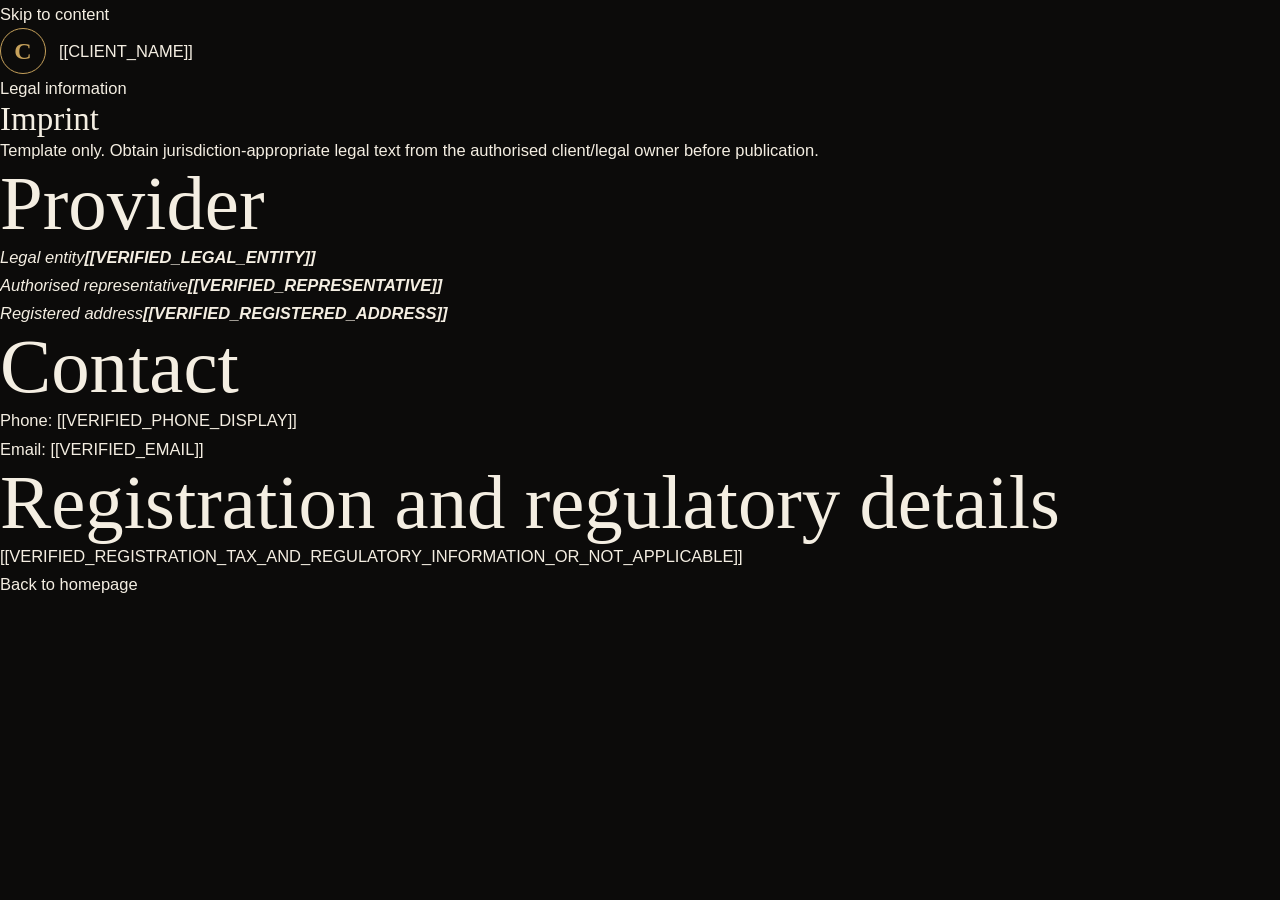
<file: starter/imprint.html>
<!doctype html>
<html lang="en" data-template-mode="true">
<head>
  <meta charset="utf-8">
  <meta name="viewport" content="width=device-width, initial-scale=1">
  <meta name="robots" content="noindex,nofollow">
  <title>Imprint — [[CLIENT_NAME]]</title>
  <link rel="icon" href="data:image/svg+xml,%3Csvg xmlns='http://www.w3.org/2000/svg' viewBox='0 0 32 32'%3E%3Crect width='32' height='32' fill='%23b95f37'/%3E%3Ctext x='16' y='22' text-anchor='middle' font-family='Georgia' font-size='18' fill='white'%3EC%3C/text%3E%3C/svg%3E">
  <link rel="stylesheet" href="assets/css/styles.css">
</head>
<body class="legal-page">
  <a class="skip-link" href="#main">Skip to content</a>
  <header class="legal-header">
    <div class="shell">
      <a class="brand" href="index.html">
        <span class="brand-mark" aria-hidden="true">C</span>
        <span class="brand-name">[[CLIENT_NAME]]</span>
      </a>
    </div>
  </header>
  <main class="legal-main shell" id="main">
    <p class="section-index">Legal information</p>
    <h1>Imprint</h1>
    <p class="legal-warning">Template only. Obtain jurisdiction-appropriate legal text from the authorised client/legal owner before publication.</p>
    <section aria-labelledby="provider-heading">
      <h2 id="provider-heading">Provider</h2>
      <address>
        <p><span>Legal entity</span><strong>[[VERIFIED_LEGAL_ENTITY]]</strong></p>
        <p><span>Authorised representative</span><strong>[[VERIFIED_REPRESENTATIVE]]</strong></p>
        <p><span>Registered address</span><strong>[[VERIFIED_REGISTERED_ADDRESS]]</strong></p>
      </address>
    </section>
    <section aria-labelledby="contact-heading">
      <h2 id="contact-heading">Contact</h2>
      <p>Phone: [[VERIFIED_PHONE_DISPLAY]]</p>
      <p>Email: [[VERIFIED_EMAIL]]</p>
    </section>
    <section aria-labelledby="registration-heading">
      <h2 id="registration-heading">Registration and regulatory details</h2>
      <p>[[VERIFIED_REGISTRATION_TAX_AND_REGULATORY_INFORMATION_OR_NOT_APPLICABLE]]</p>
    </section>
    <a class="text-link" href="index.html">Back to homepage</a>
  </main>
</body>
</html>
</file>
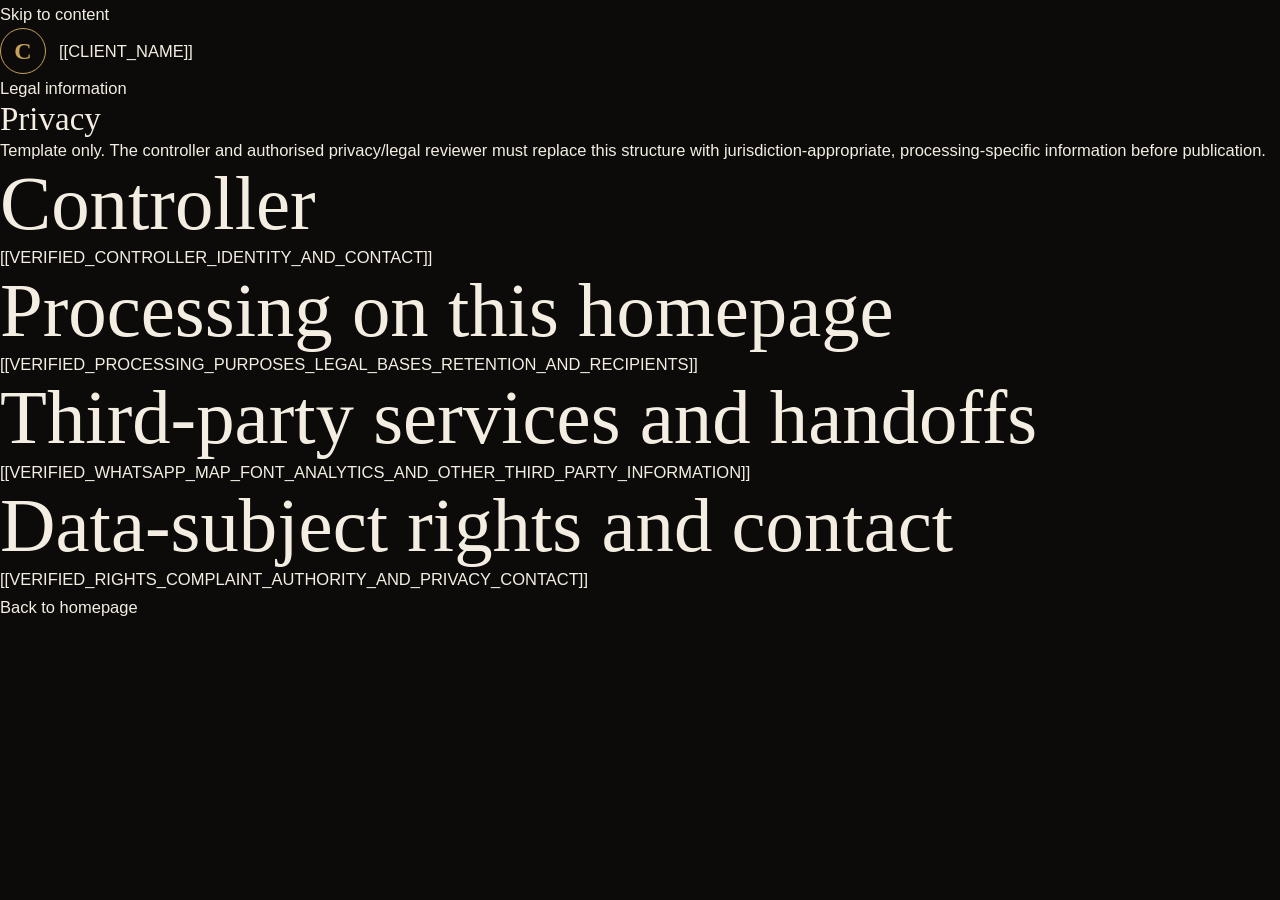
<file: starter/privacy.html>
<!doctype html>
<html lang="en" data-template-mode="true">
<head>
  <meta charset="utf-8">
  <meta name="viewport" content="width=device-width, initial-scale=1">
  <meta name="robots" content="noindex,nofollow">
  <title>Privacy — [[CLIENT_NAME]]</title>
  <link rel="icon" href="data:image/svg+xml,%3Csvg xmlns='http://www.w3.org/2000/svg' viewBox='0 0 32 32'%3E%3Crect width='32' height='32' fill='%23b95f37'/%3E%3Ctext x='16' y='22' text-anchor='middle' font-family='Georgia' font-size='18' fill='white'%3EC%3C/text%3E%3C/svg%3E">
  <link rel="stylesheet" href="assets/css/styles.css">
</head>
<body class="legal-page">
  <a class="skip-link" href="#main">Skip to content</a>
  <header class="legal-header">
    <div class="shell">
      <a class="brand" href="index.html">
        <span class="brand-mark" aria-hidden="true">C</span>
        <span class="brand-name">[[CLIENT_NAME]]</span>
      </a>
    </div>
  </header>
  <main class="legal-main shell" id="main">
    <p class="section-index">Legal information</p>
    <h1>Privacy</h1>
    <p class="legal-warning">Template only. The controller and authorised privacy/legal reviewer must replace this structure with jurisdiction-appropriate, processing-specific information before publication.</p>
    <section aria-labelledby="controller-heading">
      <h2 id="controller-heading">Controller</h2>
      <p>[[VERIFIED_CONTROLLER_IDENTITY_AND_CONTACT]]</p>
    </section>
    <section aria-labelledby="processing-heading">
      <h2 id="processing-heading">Processing on this homepage</h2>
      <p>[[VERIFIED_PROCESSING_PURPOSES_LEGAL_BASES_RETENTION_AND_RECIPIENTS]]</p>
    </section>
    <section aria-labelledby="third-party-heading">
      <h2 id="third-party-heading">Third-party services and handoffs</h2>
      <p>[[VERIFIED_WHATSAPP_MAP_FONT_ANALYTICS_AND_OTHER_THIRD_PARTY_INFORMATION]]</p>
    </section>
    <section aria-labelledby="rights-heading">
      <h2 id="rights-heading">Data-subject rights and contact</h2>
      <p>[[VERIFIED_RIGHTS_COMPLAINT_AUTHORITY_AND_PRIVACY_CONTACT]]</p>
    </section>
    <a class="text-link" href="index.html">Back to homepage</a>
  </main>
</body>
</html>
</file>
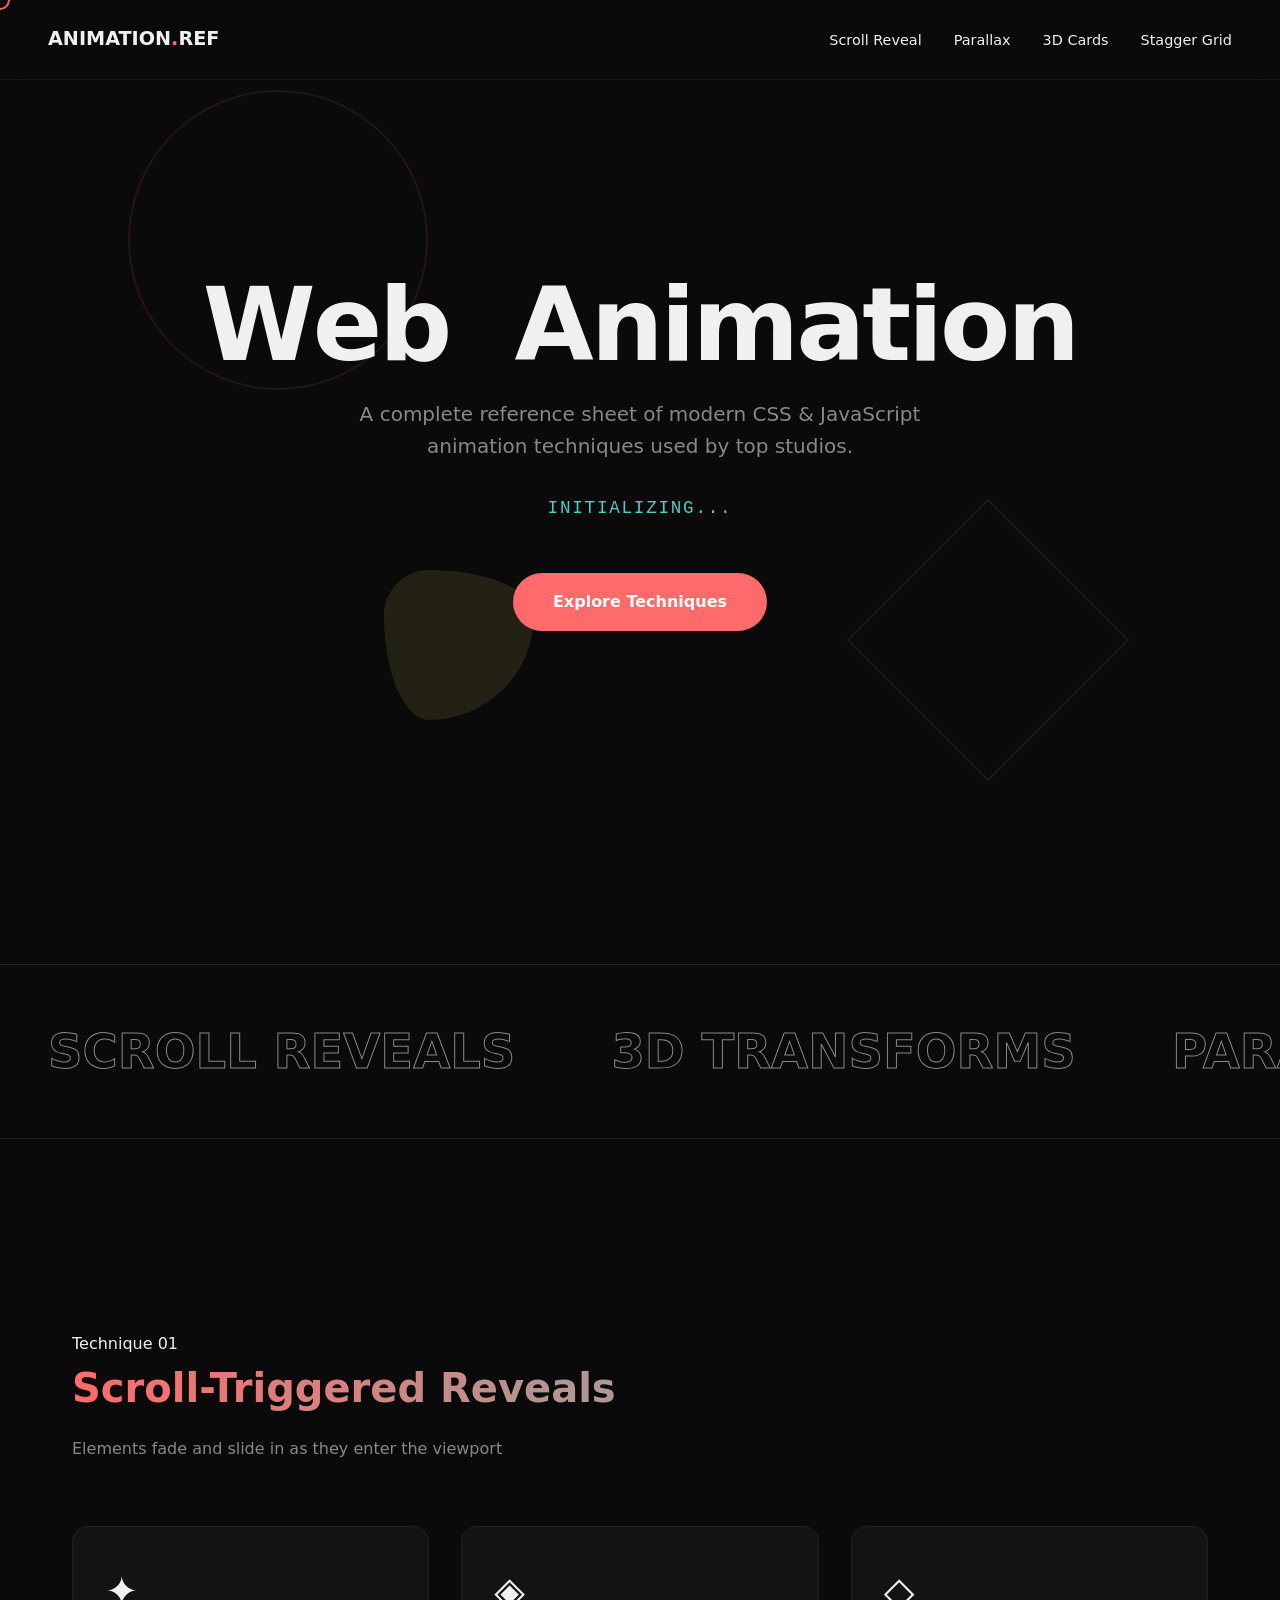
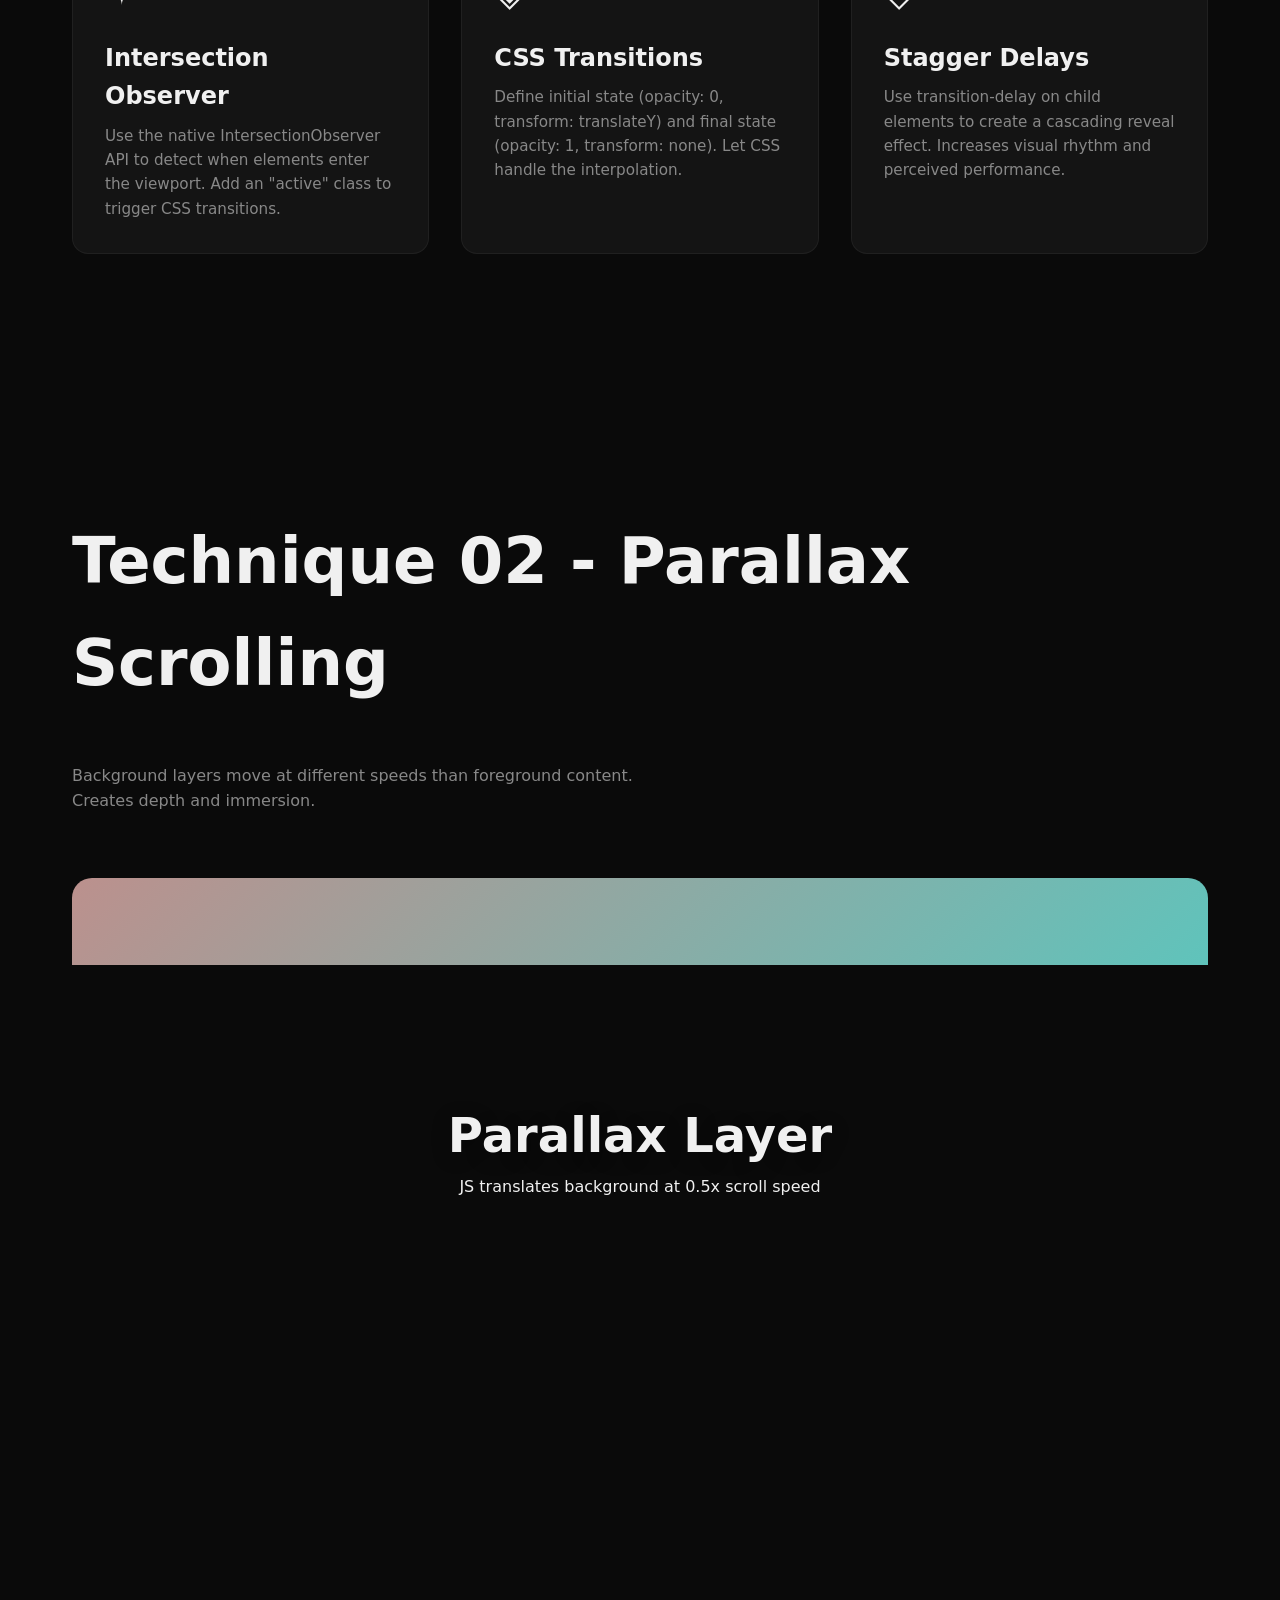
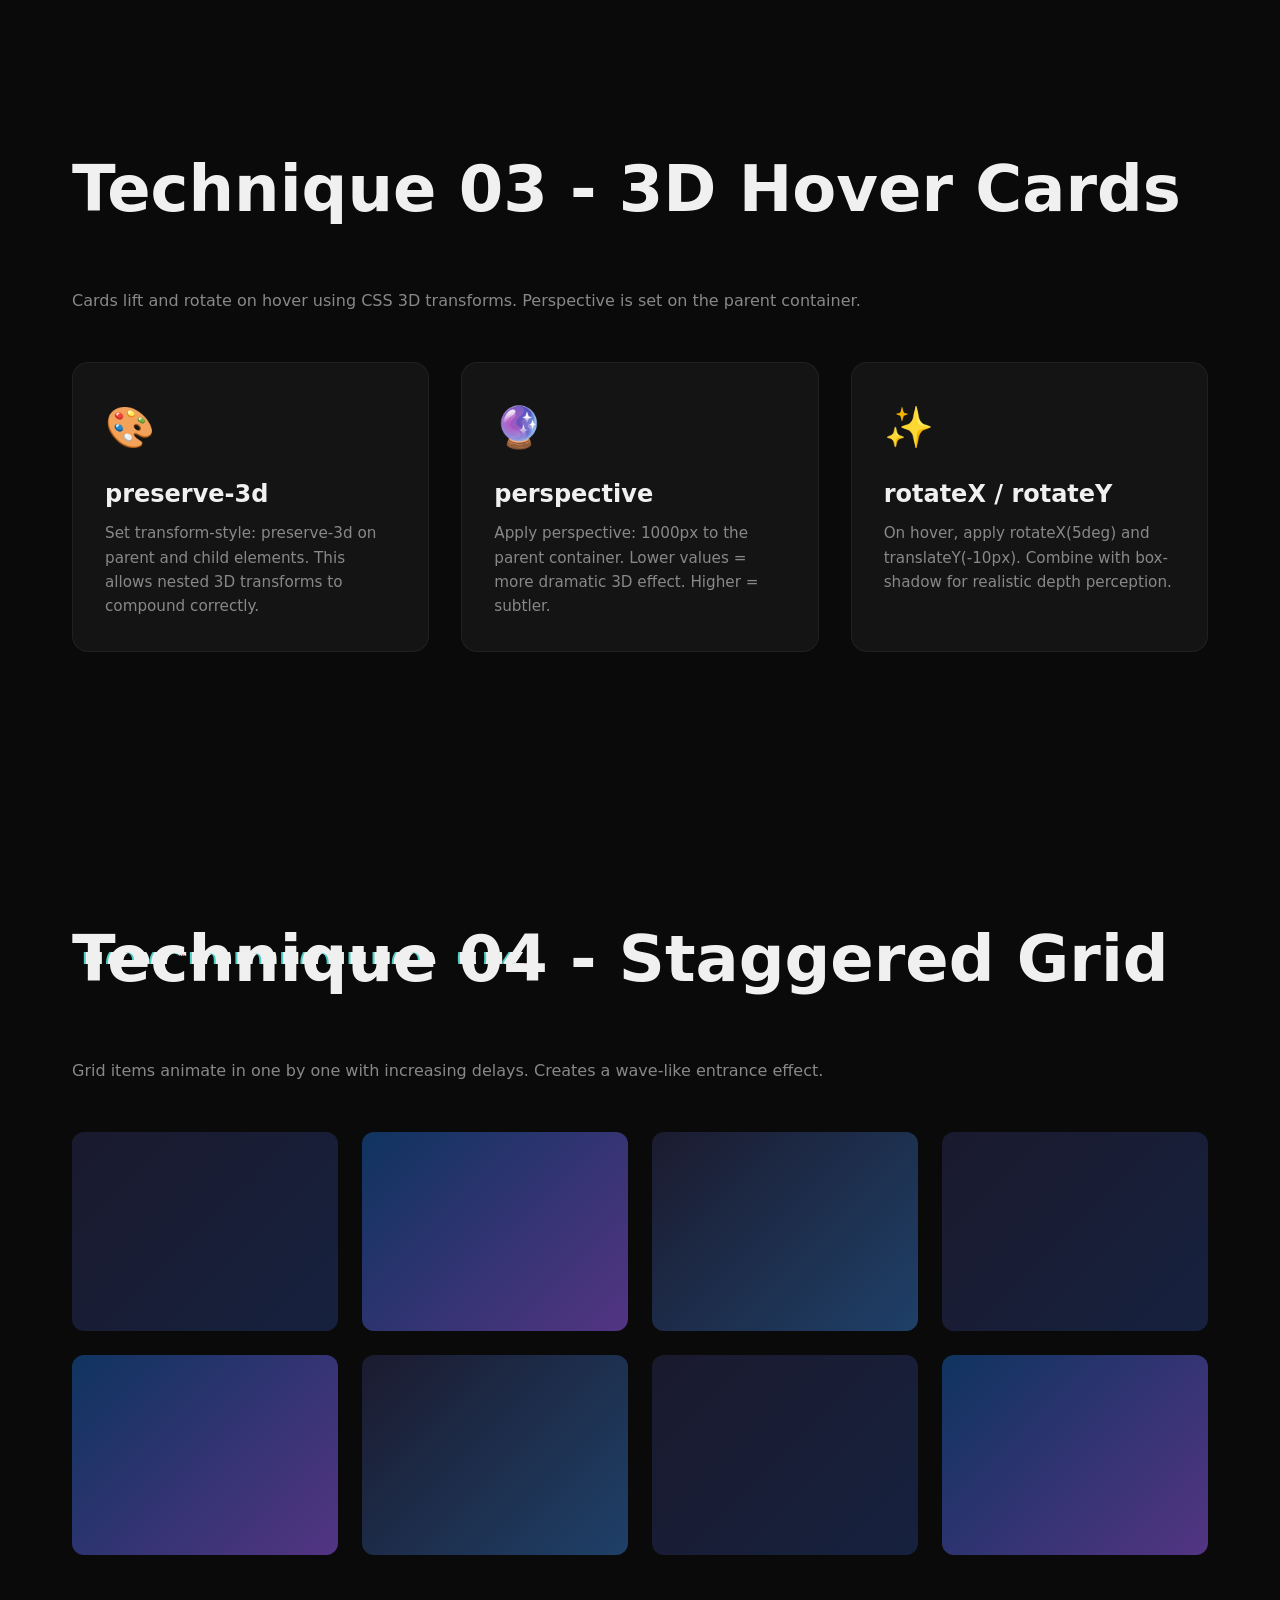
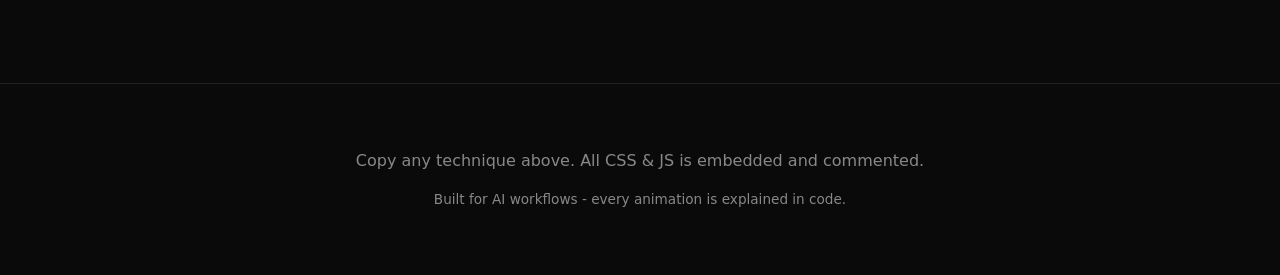
<file: webanimation/web_animation_reference.html>
<!DOCTYPE html>
<html lang="en">
<head>
    <meta charset="UTF-8">
    <meta name="viewport" content="width=device-width, initial-scale=1.0">
    <title>Web Animation Techniques - Reference Sheet</title>
    <!--
      AGENT 14: MOTION EXPERIENCE DIRECTOR

      This file is the sole approved motion reference for generated homepages.
      Do not browse, cite, or invent an external animation source. Read the
      machine-readable catalog below, select patterns that fit the verified
      business content, and inspect the matching CSS and JavaScript anchors in
      this file before defining the motion blueprint.

      Selection rules:
      1. Select one primary pattern plus two to four supporting patterns.
      2. Every pattern must help hierarchy, comprehension, navigation, media,
         or conversion. Decorative motion without a purpose is rejected.
      3. Adapt color, scale, timing, density, and composition to the business.
         Do not copy this demo page's layout, wording, dark palette, or sample
         content into a client homepage.
      4. Use approved client images only. Animation never authorizes another
         image, logo, icon, claim, service, price, or source.
      5. Keep hero identity and the primary action visible before JavaScript.
         Scroll reveals may enhance later sections but cannot hide content if
         JavaScript fails.
      6. Keep the native cursor. The cursor follower is allowed only when the
         client explicitly requests experimental pointer motion and the device
         has a fine pointer. Never use a literal trade tool as a cursor.
      7. Avoid glitch, scramble, marquee, and loading-screen patterns for
         conservative, medical, legal, financial, or accessibility-sensitive
         sites unless the user explicitly requests that expressive direction.
      8. Use restrained reveals, navigation feedback, image focus, and button
         response for most local service businesses. Use parallax, marquee,
         morphing, or kinetic type only when content and brand justify them.
      9. Animate transform, opacity, clip-path, or custom properties. Avoid
         layout shift. Throttle pointer and scroll work with animation frames,
         pause continuous motion while the document is hidden, and implement a
         complete prefers-reduced-motion fallback.
      10. Record the exact selected pattern IDs, this file's public URL, and its
          content hash in release provenance. Never claim an unselected pattern
          or an external website was used.

      Context guide:
      - Local services, salons, restaurants, and wellness: scroll reveal,
        line-by-line text, image zoom, magnetic CTA, nav underline, restrained
        floating shapes.
      - Portfolios, agencies, fashion, and entertainment: kinetic type,
        staggered grids, marquee, gradient motion, or carefully gated glitch.
      - SaaS, technology, and product storytelling: scroll progress, parallax,
        staggered cards, gradient motion, and responsive CTA feedback.
      - Editorial, professional, architecture, and premium retail: line reveal,
        subtle parallax, image focus, nav underline, and measured card depth.
    -->
    <script type="application/json" id="agent14-motion-catalog">
    {
      "source_id": "local-web-animation-reference-v1",
      "source_scope": "sole-motion-reference",
      "title": "Local Web Animation Reference",
      "rules_version": "agent14-motion-v3",
      "patterns": [
        {
          "id": "floating-geometric-shapes",
          "name": "Floating geometric brand shapes",
          "family": "liquid-morph",
          "hook": "ambient-brand-object",
          "best_for": ["agency", "creative", "barber_salon", "restaurant", "wellness", "technology", "saas", "general"],
          "purpose": "Add low-contrast brand atmosphere behind real content without becoming a literal industry icon.",
          "anchors": [".hero-bg-shapes", ".shape", "@keyframes float"],
          "implementation": "Keep shapes behind content, use brand colors at low opacity, and move only transform or border radius."
        },
        {
          "id": "hero-text-scramble-3d",
          "name": "Hero text scramble and 3D character response",
          "family": "kinetic-type",
          "hook": "kinetic-heading",
          "best_for": ["agency", "creative", "technology", "entertainment", "fashion"],
          "purpose": "Create an expressive identity entrance for a short verified headline.",
          "anchors": [".hero h1 span", ".scramble-text", "class TextScramble"],
          "implementation": "Use on one short phrase only, preserve readable final text, and disable cycling for reduced motion.",
          "requires_expressive_brand": true
        },
        {
          "id": "scroll-reveal-stagger",
          "name": "Scroll-triggered reveal with stagger",
          "family": "restrained-editorial",
          "hook": "section-focus",
          "best_for": ["professional", "wellness", "barber_salon", "restaurant", "agency", "technology", "saas", "architecture", "general"],
          "purpose": "Reveal hierarchy in reading order while keeping the no-JavaScript page complete.",
          "anchors": [".reveal", ".reveal.active", "revealObserver"],
          "implementation": "Show the hero immediately, observe later sections, unobserve after entry, and reveal everything for reduced motion."
        },
        {
          "id": "parallax-depth",
          "name": "Restrained parallax depth",
          "family": "cinematic-focus",
          "hook": "media-depth",
          "best_for": ["barber_salon", "restaurant", "hospitality", "architecture", "automotive", "technology", "creative", "general"],
          "purpose": "Give one approved high-resolution media region controlled spatial depth.",
          "anchors": [".parallax-container", ".parallax-bg", "parallaxBg"],
          "implementation": "Apply to one bounded media layer, clamp movement, update through requestAnimationFrame, and turn it off for reduced motion.",
          "requires_high_resolution_media": true
        },
        {
          "id": "three-dimensional-cards",
          "name": "3D hover cards",
          "family": "responsive-character",
          "hook": "service-response",
          "best_for": ["agency", "technology", "saas", "retail", "restaurant", "barber_salon", "general"],
          "purpose": "Confirm focus or hover on a small set of useful service or product choices.",
          "anchors": [".card-3d", ".card-3d:hover"],
          "implementation": "Keep rotation subtle, mirror hover with focus-visible, and never make a whole non-action card look clickable."
        },
        {
          "id": "infinite-marquee",
          "name": "Infinite marquee",
          "family": "kinetic-type",
          "hook": "kinetic-strip",
          "best_for": ["creative", "fashion", "entertainment", "agency"],
          "purpose": "Create one expressive rhythm strip from short verified words or service categories.",
          "anchors": [".marquee-track", ".marquee-item", "@keyframes marquee"],
          "implementation": "Duplicate only the visual track, pause on hover and focus, hide the duplicate from assistive technology, and stop for reduced motion.",
          "requires_expressive_brand": true
        },
        {
          "id": "staggered-grid",
          "name": "Staggered media or service grid",
          "family": "staggered-grid",
          "hook": "staggered-grid",
          "best_for": ["portfolio", "agency", "creative", "barber_salon", "restaurant", "retail", "technology", "general"],
          "purpose": "Sequence approved gallery media or service cards without delaying access to their content.",
          "anchors": [".stagger-grid", ".stagger-item", "staggerObserver"],
          "implementation": "Use DOM order, cap delays, preserve content dimensions, and set all items visible when reduced motion is enabled."
        },
        {
          "id": "loading-entrance",
          "name": "Loading entrance",
          "family": "guided-story",
          "hook": "page-entrance",
          "best_for": ["creative", "entertainment", "portfolio"],
          "purpose": "Mask a genuinely necessary initialization period for an immersive experience.",
          "anchors": [".loader-overlay", ".loader-text", "loaderBounce"],
          "implementation": "Use only for real initialization, include a timeout escape, remove it for reduced motion, and never delay an ordinary service homepage.",
          "requires_real_initialization": true
        },
        {
          "id": "scroll-progress",
          "name": "Scroll progress indicator",
          "family": "guided-story",
          "hook": "scroll-progress",
          "best_for": ["editorial", "professional", "architecture", "technology", "saas", "creative", "general"],
          "purpose": "Show position in a long narrative or detailed service page.",
          "anchors": [".scroll-progress", "scrollProgress"],
          "implementation": "Update a transform or custom property through requestAnimationFrame and hide it when the page is too short."
        },
        {
          "id": "navigation-underline",
          "name": "Navigation underline feedback",
          "family": "restrained-editorial",
          "hook": "navigation-response",
          "best_for": ["professional", "wellness", "barber_salon", "restaurant", "agency", "technology", "saas", "architecture", "general"],
          "purpose": "Confirm navigation hover and keyboard focus without moving surrounding layout.",
          "anchors": [".nav-links a::after", ".nav-links a:hover::after"],
          "implementation": "Apply the same feedback to focus-visible and keep the underline within the link box."
        },
        {
          "id": "magnetic-button",
          "name": "Magnetic primary button",
          "family": "responsive-character",
          "hook": "primary-action-response",
          "best_for": ["agency", "creative", "barber_salon", "restaurant", "retail", "technology", "saas", "general"],
          "purpose": "Give one primary action restrained pointer feedback while keeping the control predictable.",
          "anchors": [".btn-magnetic", "magneticBtn"],
          "implementation": "Enable only on fine pointers, clamp translation to a few pixels, reset on leave, and keep keyboard behavior unchanged."
        },
        {
          "id": "line-by-line-text",
          "name": "Line-by-line text reveal",
          "family": "restrained-editorial",
          "hook": "editorial-wipe",
          "best_for": ["professional", "wellness", "barber_salon", "restaurant", "agency", "architecture", "retail", "general"],
          "purpose": "Give a short source-grounded statement measured editorial pacing.",
          "anchors": [".text-reveal-lines", ".text-reveal-lines.active", "textRevealObserver"],
          "implementation": "Split only authored visual lines, preserve a normal reading-order string for assistive technology, and reveal immediately without JavaScript."
        },
        {
          "id": "glitch-text",
          "name": "Glitch text accent",
          "family": "kinetic-type",
          "hook": "glitch-accent",
          "best_for": ["creative", "entertainment", "technology"],
          "purpose": "Add a brief experimental accent to one short decorative label.",
          "anchors": [".glitch-text", "glitch-anim", "glitch-anim2"],
          "implementation": "Never apply it to essential information, stop after a brief cycle, and disable it for reduced motion.",
          "requires_expressive_brand": true
        },
        {
          "id": "animated-gradient-text",
          "name": "Animated gradient text",
          "family": "liquid-morph",
          "hook": "gradient-accent",
          "best_for": ["agency", "creative", "technology", "saas", "fashion", "general"],
          "purpose": "Create a controlled brand-color accent on one concise phrase.",
          "anchors": [".gradient-text", "gradientShift"],
          "implementation": "Maintain contrast, use verified brand colors, keep body copy static, and freeze the gradient for reduced motion."
        },
        {
          "id": "image-zoom-overlay",
          "name": "Image zoom and overlay focus",
          "family": "cinematic-focus",
          "hook": "media-focus",
          "best_for": ["barber_salon", "restaurant", "hospitality", "retail", "portfolio", "architecture", "creative", "general"],
          "purpose": "Focus attention on approved high-resolution photography and reveal a useful caption or action.",
          "anchors": [".img-hover-zoom", ".img-hover-zoom .overlay"],
          "implementation": "Use only approved imagery, preserve aspect ratio, expose caption content without hover, and mirror interaction for keyboard focus.",
          "requires_high_resolution_media": true
        },
        {
          "id": "custom-cursor-follower",
          "name": "Custom cursor follower accent",
          "family": "cursor-depth",
          "hook": "pointer-accent",
          "best_for": ["creative", "entertainment", "portfolio"],
          "purpose": "Add an optional abstract pointer accent for an explicitly experimental brand direction.",
          "anchors": [".cursor-follower", "animateCursor"],
          "implementation": "Never hide the native cursor, enable only for fine pointers, keep it decorative, and remove it for reduced motion or touch.",
          "requires_explicit_client_request": true
        }
      ]
    }
    </script>
    <style>
        /* ============================================
           0. BASE SETUP & CSS VARIABLES
           ============================================ */
        :root {
            --bg: #0a0a0a;
            --surface: #141414;
            --text: #f0f0f0;
            --text-muted: #888;
            --accent: #ff6b6b;
            --accent-2: #4ecdc4;
            --accent-3: #ffe66d;
            --transition-smooth: cubic-bezier(0.25, 0.46, 0.45, 0.94);
            --transition-bounce: cubic-bezier(0.68, -0.55, 0.265, 1.55);
        }

        * {
            margin: 0;
            padding: 0;
            box-sizing: border-box;
        }

        html {
            scroll-behavior: smooth;
        }

        body {
            background: var(--bg);
            color: var(--text);
            font-family: 'Segoe UI', system-ui, sans-serif;
            overflow-x: hidden;
            line-height: 1.6;
        }

        /* ============================================
           1. CUSTOM CURSOR FOLLOWER
           (Seen on: Unseen Studio, Lusion)
           ============================================ */
        .cursor-follower {
            position: fixed;
            width: 20px;
            height: 20px;
            border: 2px solid var(--accent);
            border-radius: 50%;
            pointer-events: none;
            z-index: 9999;
            transition: transform 0.15s var(--transition-smooth),
                        width 0.3s var(--transition-smooth),
                        height 0.3s var(--transition-smooth),
                        background 0.3s;
            transform: translate(-50%, -50%);
            mix-blend-mode: difference;
        }

        .cursor-follower.hovering {
            width: 50px;
            height: 50px;
            background: rgba(255, 107, 107, 0.2);
        }

        /* ============================================
           2. HERO SECTION - TEXT SCRAMBLE + 3D
           (Seen on: Epic, BDSN Club)
           ============================================ */
        .hero {
            min-height: 100vh;
            display: flex;
            flex-direction: column;
            justify-content: center;
            align-items: center;
            position: relative;
            perspective: 1000px;
            overflow: hidden;
        }

        .hero-bg-shapes {
            position: absolute;
            inset: 0;
            overflow: hidden;
            z-index: 0;
        }

        /* Floating geometric shapes - pure CSS animation */
        .shape {
            position: absolute;
            opacity: 0.1;
            animation: float 20s infinite ease-in-out;
        }

        .shape:nth-child(1) {
            width: 300px;
            height: 300px;
            border: 2px solid var(--accent);
            border-radius: 50%;
            top: 10%;
            left: 10%;
            animation-delay: 0s;
        }

        .shape:nth-child(2) {
            width: 200px;
            height: 200px;
            border: 2px solid var(--accent-2);
            top: 60%;
            right: 15%;
            transform: rotate(45deg);
            animation-delay: -5s;
        }

        .shape:nth-child(3) {
            width: 150px;
            height: 150px;
            background: var(--accent-3);
            border-radius: 30% 70% 70% 30% / 30% 30% 70% 70%;
            bottom: 20%;
            left: 30%;
            animation-delay: -10s;
        }

        @keyframes float {
            0%, 100% { transform: translate(0, 0) rotate(0deg); }
            25% { transform: translate(30px, -30px) rotate(5deg); }
            50% { transform: translate(-20px, 20px) rotate(-5deg); }
            75% { transform: translate(20px, 30px) rotate(3deg); }
        }

        .hero-content {
            position: relative;
            z-index: 1;
            text-align: center;
        }

        .hero h1 {
            font-size: clamp(3rem, 8vw, 7rem);
            font-weight: 900;
            letter-spacing: -0.03em;
            line-height: 1.1;
            margin-bottom: 1rem;
        }

        /* 3D text effect on hover */
        .hero h1 span {
            display: inline-block;
            transition: transform 0.5s var(--transition-smooth);
            transform-style: preserve-3d;
        }

        .hero h1:hover span {
            transform: rotateX(360deg);
        }

        .hero-subtitle {
            font-size: 1.25rem;
            color: var(--text-muted);
            max-width: 600px;
            margin: 0 auto 2rem;
        }

        /* Scramble text effect container */
        .scramble-text {
            font-family: 'Courier New', monospace;
            color: var(--accent-2);
            font-size: 1.1rem;
            letter-spacing: 0.1em;
        }

        /* ============================================
           3. SCROLL-TRIGGERED REVEALS
           (Seen on: Apple, Uncommon Studio, Active Theory)
           ============================================ */
        .section {
            padding: 8rem 2rem;
            max-width: 1200px;
            margin: 0 auto;
        }

        .section-title {
            font-size: clamp(2rem, 5vw, 4rem);
            margin-bottom: 3rem;
            overflow: hidden;
        }

        /* The animation class - add this via JS when element enters viewport */
        .reveal {
            opacity: 0;
            transform: translateY(60px);
            transition: opacity 0.8s var(--transition-smooth),
                        transform 0.8s var(--transition-smooth);
        }

        .reveal.active {
            opacity: 1;
            transform: translateY(0);
        }

        /* Staggered children - add delay via inline style or nth-child */
        .reveal-delay-1 { transition-delay: 0.1s; }
        .reveal-delay-2 { transition-delay: 0.2s; }
        .reveal-delay-3 { transition-delay: 0.3s; }
        .reveal-delay-4 { transition-delay: 0.4s; }

        /* ============================================
           4. PARALLAX SCROLLING
           (Seen on: Apple product pages, Lusion)
           ============================================ */
        .parallax-container {
            position: relative;
            height: 60vh;
            overflow: hidden;
            display: flex;
            align-items: center;
            justify-content: center;
            margin: 4rem 0;
            border-radius: 20px;
        }

        .parallax-bg {
            position: absolute;
            inset: -20%;
            background: linear-gradient(135deg, var(--accent), var(--accent-2));
            /* JS will translate this on scroll for parallax effect */
            will-change: transform;
        }

        .parallax-content {
            position: relative;
            z-index: 2;
            text-align: center;
        }

        .parallax-content h2 {
            font-size: 3rem;
            text-shadow: 0 4px 20px rgba(0,0,0,0.3);
        }

        /* ============================================
           5. 3D CARD FLIP / HOVER TRANSFORM
           (Seen on: Rive, Dropbox Brand)
           ============================================ */
        .card-grid {
            display: grid;
            grid-template-columns: repeat(auto-fit, minmax(300px, 1fr));
            gap: 2rem;
            margin-top: 3rem;
        }

        .card-3d {
            background: var(--surface);
            border-radius: 16px;
            padding: 2rem;
            position: relative;
            transform-style: preserve-3d;
            transition: transform 0.5s var(--transition-smooth),
                        box-shadow 0.5s var(--transition-smooth);
            cursor: pointer;
            border: 1px solid rgba(255,255,255,0.05);
        }

        .card-3d:hover {
            transform: translateY(-10px) rotateX(5deg);
            box-shadow: 0 25px 50px rgba(0,0,0,0.4),
                        0 0 0 1px rgba(255,255,255,0.1);
        }

        .card-3d::before {
            content: '';
            position: absolute;
            inset: 0;
            border-radius: 16px;
            background: linear-gradient(135deg, 
                rgba(255,107,107,0.1) 0%, 
                transparent 50%, 
                rgba(78,205,196,0.1) 100%);
            opacity: 0;
            transition: opacity 0.5s;
            pointer-events: none;
        }

        .card-3d:hover::before {
            opacity: 1;
        }

        .card-icon {
            font-size: 2.5rem;
            margin-bottom: 1rem;
            display: inline-block;
            transition: transform 0.3s var(--transition-bounce);
        }

        .card-3d:hover .card-icon {
            transform: scale(1.2) rotate(-10deg);
        }

        .card-3d h3 {
            font-size: 1.5rem;
            margin-bottom: 0.5rem;
        }

        .card-3d p {
            color: var(--text-muted);
            font-size: 0.95rem;
        }

        /* ============================================
           6. INFINITE MARQUEE / TEXT SCROLL
           (Seen on: Epic, BDSN Club)
           ============================================ */
        .marquee-section {
            overflow: hidden;
            padding: 3rem 0;
            border-top: 1px solid rgba(255,255,255,0.1);
            border-bottom: 1px solid rgba(255,255,255,0.1);
            margin: 4rem 0;
        }

        .marquee-track {
            display: flex;
            width: max-content;
            animation: marquee 20s linear infinite;
        }

        .marquee-track:hover {
            animation-play-state: paused;
        }

        .marquee-item {
            font-size: clamp(2rem, 4vw, 3rem);
            font-weight: 800;
            padding: 0 3rem;
            white-space: nowrap;
            color: transparent;
            -webkit-text-stroke: 1px var(--text-muted);
            transition: color 0.3s, -webkit-text-stroke 0.3s;
        }

        .marquee-item:hover {
            color: var(--text);
            -webkit-text-stroke: 1px var(--text);
        }

        @keyframes marquee {
            0% { transform: translateX(0); }
            100% { transform: translateX(-50%); }
        }

        /* ============================================
           7. STAGGERED GRID REVEAL
           (Seen on: Uncommon Studio, Active Theory)
           ============================================ */
        .stagger-grid {
            display: grid;
            grid-template-columns: repeat(auto-fill, minmax(250px, 1fr));
            gap: 1.5rem;
            margin-top: 3rem;
        }

        .stagger-item {
            aspect-ratio: 4/3;
            background: var(--surface);
            border-radius: 12px;
            overflow: hidden;
            position: relative;
            opacity: 0;
            transform: scale(0.8) translateY(40px);
            transition: all 0.6s var(--transition-smooth);
            cursor: pointer;
        }

        .stagger-item.active {
            opacity: 1;
            transform: scale(1) translateY(0);
        }

        .stagger-item:hover {
            transform: scale(1.05) translateY(-5px);
            z-index: 10;
            box-shadow: 0 20px 40px rgba(0,0,0,0.5);
        }

        .stagger-item::after {
            content: attr(data-label);
            position: absolute;
            bottom: 0;
            left: 0;
            right: 0;
            padding: 1rem;
            background: linear-gradient(transparent, rgba(0,0,0,0.8));
            font-weight: 600;
            transform: translateY(100%);
            transition: transform 0.3s var(--transition-smooth);
        }

        .stagger-item:hover::after {
            transform: translateY(0);
        }

        /* Color variations for visual interest */
        .stagger-item:nth-child(3n+1) { background: linear-gradient(135deg, #1a1a2e, #16213e); }
        .stagger-item:nth-child(3n+2) { background: linear-gradient(135deg, #0f3460, #533483); }
        .stagger-item:nth-child(3n+3) { background: linear-gradient(135deg, #1b1b2f, #1f4068); }

        /* ============================================
           8. LOADING / ENTRANCE ANIMATIONS
           (Seen on: Epic, Rive)
           ============================================ */
        .loader-overlay {
            position: fixed;
            inset: 0;
            background: var(--bg);
            display: flex;
            justify-content: center;
            align-items: center;
            z-index: 10000;
            transition: opacity 0.8s var(--transition-smooth),
                        visibility 0.8s;
        }

        .loader-overlay.hidden {
            opacity: 0;
            visibility: hidden;
        }

        .loader-text {
            font-size: 2rem;
            font-weight: 800;
            letter-spacing: 0.2em;
        }

        .loader-text span {
            display: inline-block;
            animation: loaderBounce 1.4s infinite ease-in-out both;
        }

        .loader-text span:nth-child(1) { animation-delay: -0.32s; }
        .loader-text span:nth-child(2) { animation-delay: -0.16s; }
        .loader-text span:nth-child(3) { animation-delay: 0s; }
        .loader-text span:nth-child(4) { animation-delay: 0.16s; }
        .loader-text span:nth-child(5) { animation-delay: 0.32s; }
        .loader-text span:nth-child(6) { animation-delay: 0.48s; }
        .loader-text span:nth-child(7) { animation-delay: 0.64s; }

        @keyframes loaderBounce {
            0%, 80%, 100% { transform: scale(0); }
            40% { transform: scale(1); }
        }

        /* ============================================
           9. SMOOTH SCROLL PROGRESS INDICATOR
           (Seen on: Apple, Active Theory)
           ============================================ */
        .scroll-progress {
            position: fixed;
            top: 0;
            left: 0;
            height: 3px;
            background: linear-gradient(90deg, var(--accent), var(--accent-2), var(--accent-3));
            z-index: 9998;
            width: 0%;
            transition: width 0.1s linear;
        }

        /* ============================================
           10. NAVIGATION - HOVER UNDERLINE EFFECT
           (Seen on: Eszter Bial, Unseen Studio)
           ============================================ */
        nav {
            position: fixed;
            top: 0;
            left: 0;
            right: 0;
            padding: 1.5rem 3rem;
            display: flex;
            justify-content: space-between;
            align-items: center;
            z-index: 100;
            background: rgba(10, 10, 10, 0.8);
            backdrop-filter: blur(20px);
            border-bottom: 1px solid rgba(255,255,255,0.05);
            transition: padding 0.3s, background 0.3s;
        }

        nav.scrolled {
            padding: 1rem 3rem;
            background: rgba(10, 10, 10, 0.95);
        }

        .nav-links {
            display: flex;
            gap: 2rem;
            list-style: none;
        }

        .nav-links a {
            color: var(--text);
            text-decoration: none;
            font-size: 0.9rem;
            font-weight: 500;
            position: relative;
            padding: 0.5rem 0;
        }

        /* Animated underline */
        .nav-links a::after {
            content: '';
            position: absolute;
            bottom: 0;
            left: 0;
            width: 0;
            height: 2px;
            background: var(--accent);
            transition: width 0.3s var(--transition-smooth);
        }

        .nav-links a:hover::after {
            width: 100%;
        }

        /* ============================================
           11. MAGNETIC BUTTON EFFECT
           (Seen on: Rive, Active Theory)
           ============================================ */
        .btn-magnetic {
            display: inline-block;
            padding: 1rem 2.5rem;
            background: var(--accent);
            color: #fff;
            border: none;
            border-radius: 50px;
            font-size: 1rem;
            font-weight: 600;
            cursor: pointer;
            position: relative;
            transition: transform 0.3s var(--transition-smooth),
                        box-shadow 0.3s;
            text-decoration: none;
        }

        .btn-magnetic:hover {
            box-shadow: 0 10px 30px rgba(255, 107, 107, 0.4);
        }

        /* ============================================
           12. TEXT REVEAL - LINE BY LINE
           (Seen on: Epic, Apple)
           ============================================ */
        .text-reveal-lines {
            overflow: hidden;
        }

        .text-reveal-lines .line {
            display: block;
            transform: translateY(100%);
            opacity: 0;
            transition: transform 0.8s var(--transition-smooth),
                        opacity 0.8s;
        }

        .text-reveal-lines.active .line {
            transform: translateY(0);
            opacity: 1;
        }

        .text-reveal-lines .line:nth-child(1) { transition-delay: 0s; }
        .text-reveal-lines .line:nth-child(2) { transition-delay: 0.15s; }
        .text-reveal-lines .line:nth-child(3) { transition-delay: 0.3s; }

        /* ============================================
           13. GLITCH TEXT EFFECT
           (Seen on: BDSN Club, experimental sites)
           ============================================ */
        .glitch-text {
            position: relative;
            display: inline-block;
        }

        .glitch-text::before,
        .glitch-text::after {
            content: attr(data-text);
            position: absolute;
            top: 0;
            left: 0;
            width: 100%;
            height: 100%;
        }

        .glitch-text::before {
            left: 2px;
            text-shadow: -2px 0 var(--accent);
            clip: rect(44px, 450px, 56px, 0);
            animation: glitch-anim 5s infinite linear alternate-reverse;
        }

        .glitch-text::after {
            left: -2px;
            text-shadow: -2px 0 var(--accent-2);
            clip: rect(44px, 450px, 56px, 0);
            animation: glitch-anim2 5s infinite linear alternate-reverse;
        }

        @keyframes glitch-anim {
            0% { clip: rect(12px, 9999px, 52px, 0); }
            20% { clip: rect(58px, 9999px, 12px, 0); }
            40% { clip: rect(12px, 9999px, 85px, 0); }
            60% { clip: rect(92px, 9999px, 35px, 0); }
            80% { clip: rect(25px, 9999px, 68px, 0); }
            100% { clip: rect(72px, 9999px, 15px, 0); }
        }

        @keyframes glitch-anim2 {
            0% { clip: rect(65px, 9999px, 25px, 0); }
            20% { clip: rect(15px, 9999px, 85px, 0); }
            40% { clip: rect(45px, 9999px, 15px, 0); }
            60% { clip: rect(85px, 9999px, 55px, 0); }
            80% { clip: rect(35px, 9999px, 95px, 0); }
            100% { clip: rect(15px, 9999px, 45px, 0); }
        }

        /* ============================================
           14. GRADIENT TEXT ANIMATION
           (Seen on: Rive, modern SaaS sites)
           ============================================ */
        .gradient-text {
            background: linear-gradient(90deg, var(--accent), var(--accent-2), var(--accent-3), var(--accent));
            background-size: 300% 100%;
            -webkit-background-clip: text;
            -webkit-text-fill-color: transparent;
            background-clip: text;
            animation: gradientShift 4s ease infinite;
        }

        @keyframes gradientShift {
            0% { background-position: 0% 50%; }
            50% { background-position: 100% 50%; }
            100% { background-position: 0% 50%; }
        }

        /* ============================================
           15. HOVER IMAGE ZOOM + OVERLAY
           (Seen on: Uncommon Studio, Eszter Bial)
           ============================================ */
        .img-hover-zoom {
            overflow: hidden;
            border-radius: 12px;
            position: relative;
        }

        .img-hover-zoom img {
            width: 100%;
            height: 100%;
            object-fit: cover;
            transition: transform 0.6s var(--transition-smooth);
        }

        .img-hover-zoom:hover img {
            transform: scale(1.1);
        }

        .img-hover-zoom .overlay {
            position: absolute;
            inset: 0;
            background: rgba(0,0,0,0.5);
            opacity: 0;
            transition: opacity 0.3s;
            display: flex;
            align-items: center;
            justify-content: center;
        }

        .img-hover-zoom:hover .overlay {
            opacity: 1;
        }

        /* ============================================
           RESPONSIVE
           ============================================ */
        @media (max-width: 768px) {
            .card-grid {
                grid-template-columns: 1fr;
            }
            .nav-links {
                display: none;
            }
            .cursor-follower {
                display: none;
            }
        }
    </style>
</head>
<body>

    <!-- LOADING SCREEN -->
    <div class="loader-overlay" id="loader">
        <div class="loader-text">
            <span>L</span><span>O</span><span>A</span><span>D</span><span>I</span><span>N</span><span>G</span>
        </div>
    </div>

    <!-- SCROLL PROGRESS BAR -->
    <div class="scroll-progress" id="scrollProgress"></div>

    <!-- CUSTOM CURSOR -->
    <div class="cursor-follower" id="cursor"></div>

    <!-- NAVIGATION -->
    <nav id="navbar">
        <div style="font-weight: 800; font-size: 1.2rem;">ANIMATION<span style="color: var(--accent);">.</span>REF</div>
        <ul class="nav-links">
            <li><a href="#reveal">Scroll Reveal</a></li>
            <li><a href="#parallax">Parallax</a></li>
            <li><a href="#cards">3D Cards</a></li>
            <li><a href="#grid">Stagger Grid</a></li>
        </ul>
    </nav>

    <!-- HERO SECTION -->
    <section class="hero">
        <div class="hero-bg-shapes">
            <div class="shape"></div>
            <div class="shape"></div>
            <div class="shape"></div>
        </div>
        <div class="hero-content">
            <h1>
                <span>W</span><span>e</span><span>b</span>
                <span> </span>
                <span>A</span><span>n</span><span>i</span><span>m</span><span>a</span><span>t</span><span>i</span><span>o</span><span>n</span>
            </h1>
            <p class="hero-subtitle">A complete reference sheet of modern CSS & JavaScript animation techniques used by top studios.</p>
            <div class="scramble-text" id="scramble">INITIALIZING...</div>
            <br><br>
            <a href="#reveal" class="btn-magnetic" id="heroBtn">Explore Techniques</a>
        </div>
    </section>

    <!-- MARQUEE -->
    <div class="marquee-section">
        <div class="marquee-track">
            <span class="marquee-item">SCROLL REVEALS</span>
            <span class="marquee-item">3D TRANSFORMS</span>
            <span class="marquee-item">PARALLAX</span>
            <span class="marquee-item">STAGGERED GRIDS</span>
            <span class="marquee-item">CUSTOM CURSOR</span>
            <span class="marquee-item">TEXT SCRAMBLE</span>
            <span class="marquee-item">HOVER EFFECTS</span>
            <span class="marquee-item">LOADING ANIMATIONS</span>
            <!-- Duplicate for seamless loop -->
            <span class="marquee-item">SCROLL REVEALS</span>
            <span class="marquee-item">3D TRANSFORMS</span>
            <span class="marquee-item">PARALLAX</span>
            <span class="marquee-item">STAGGERED GRIDS</span>
            <span class="marquee-item">CUSTOM CURSOR</span>
            <span class="marquee-item">TEXT SCRAMBLE</span>
            <span class="marquee-item">HOVER EFFECTS</span>
            <span class="marquee-item">LOADING ANIMATIONS</span>
        </div>
    </div>

    <!-- SCROLL-TRIGGERED REVEALS SECTION -->
    <section class="section" id="reveal">
        <div class="text-reveal-lines" id="textRevealLines">
            <span class="line">Technique 01</span>
            <span class="line gradient-text" style="font-size: 2.5rem; font-weight: 800;">Scroll-Triggered Reveals</span>
            <span class="line" style="color: var(--text-muted); margin-top: 1rem;">Elements fade and slide in as they enter the viewport</span>
        </div>

        <div class="card-grid" style="margin-top: 4rem;">
            <div class="card-3d reveal reveal-delay-1">
                <div class="card-icon">✦</div>
                <h3>Intersection Observer</h3>
                <p>Use the native IntersectionObserver API to detect when elements enter the viewport. Add an "active" class to trigger CSS transitions.</p>
            </div>
            <div class="card-3d reveal reveal-delay-2">
                <div class="card-icon">◈</div>
                <h3>CSS Transitions</h3>
                <p>Define initial state (opacity: 0, transform: translateY) and final state (opacity: 1, transform: none). Let CSS handle the interpolation.</p>
            </div>
            <div class="card-3d reveal reveal-delay-3">
                <div class="card-icon">◇</div>
                <h3>Stagger Delays</h3>
                <p>Use transition-delay on child elements to create a cascading reveal effect. Increases visual rhythm and perceived performance.</p>
            </div>
        </div>
    </section>

    <!-- PARALLAX SECTION -->
    <section class="section" id="parallax">
        <h2 class="section-title reveal">Technique 02 - Parallax Scrolling</h2>
        <p class="reveal" style="color: var(--text-muted); max-width: 600px; margin-bottom: 2rem;">
            Background layers move at different speeds than foreground content. Creates depth and immersion.
        </p>

        <div class="parallax-container reveal">
            <div class="parallax-bg" id="parallaxBg"></div>
            <div class="parallax-content">
                <h2>Parallax Layer</h2>
                <p>JS translates background at 0.5x scroll speed</p>
            </div>
        </div>
    </section>

    <!-- 3D CARDS SECTION -->
    <section class="section" id="cards">
        <h2 class="section-title reveal">Technique 03 - 3D Hover Cards</h2>
        <p class="reveal" style="color: var(--text-muted); margin-bottom: 2rem;">
            Cards lift and rotate on hover using CSS 3D transforms. Perspective is set on the parent container.
        </p>

        <div class="card-grid">
            <div class="card-3d reveal reveal-delay-1">
                <div class="card-icon">🎨</div>
                <h3>preserve-3d</h3>
                <p>Set transform-style: preserve-3d on parent and child elements. This allows nested 3D transforms to compound correctly.</p>
            </div>
            <div class="card-3d reveal reveal-delay-2">
                <div class="card-icon">🔮</div>
                <h3>perspective</h3>
                <p>Apply perspective: 1000px to the parent container. Lower values = more dramatic 3D effect. Higher = subtler.</p>
            </div>
            <div class="card-3d reveal reveal-delay-3">
                <div class="card-icon">✨</div>
                <h3>rotateX / rotateY</h3>
                <p>On hover, apply rotateX(5deg) and translateY(-10px). Combine with box-shadow for realistic depth perception.</p>
            </div>
        </div>
    </section>

    <!-- STAGGERED GRID SECTION -->
    <section class="section" id="grid">
        <h2 class="section-title reveal">
            <span class="glitch-text" data-text="Technique 04">Technique 04</span> - Staggered Grid
        </h2>
        <p class="reveal" style="color: var(--text-muted); margin-bottom: 2rem;">
            Grid items animate in one by one with increasing delays. Creates a wave-like entrance effect.
        </p>

        <div class="stagger-grid" id="staggerGrid">
            <div class="stagger-item" data-label="Project 01" style="transition-delay: 0.05s;"></div>
            <div class="stagger-item" data-label="Project 02" style="transition-delay: 0.1s;"></div>
            <div class="stagger-item" data-label="Project 03" style="transition-delay: 0.15s;"></div>
            <div class="stagger-item" data-label="Project 04" style="transition-delay: 0.2s;"></div>
            <div class="stagger-item" data-label="Project 05" style="transition-delay: 0.25s;"></div>
            <div class="stagger-item" data-label="Project 06" style="transition-delay: 0.3s;"></div>
            <div class="stagger-item" data-label="Project 07" style="transition-delay: 0.35s;"></div>
            <div class="stagger-item" data-label="Project 08" style="transition-delay: 0.4s;"></div>
        </div>
    </section>

    <!-- FOOTER -->
    <footer style="text-align: center; padding: 4rem 2rem; border-top: 1px solid rgba(255,255,255,0.1); color: var(--text-muted);">
        <p>Copy any technique above. All CSS & JS is embedded and commented.</p>
        <p style="margin-top: 1rem; font-size: 0.85rem;">Built for AI workflows - every animation is explained in code.</p>
    </footer>

    <script>
        // ============================================
        // 1. LOADING SCREEN - fade out after load
        // ============================================
        window.addEventListener('load', () => {
            setTimeout(() => {
                document.getElementById('loader').classList.add('hidden');
            }, 1500);
        });

        // ============================================
        // 2. SCROLL PROGRESS BAR
        // ============================================
        window.addEventListener('scroll', () => {
            const scrollTop = window.scrollY;
            const docHeight = document.documentElement.scrollHeight - window.innerHeight;
            const scrollPercent = (scrollTop / docHeight) * 100;
            document.getElementById('scrollProgress').style.width = scrollPercent + '%';
        });

        // ============================================
        // 3. NAVBAR BACKGROUND ON SCROLL
        // ============================================
        window.addEventListener('scroll', () => {
            const nav = document.getElementById('navbar');
            if (window.scrollY > 50) {
                nav.classList.add('scrolled');
            } else {
                nav.classList.remove('scrolled');
            }
        });

        // ============================================
        // 4. CUSTOM CURSOR FOLLOWER
        // Move cursor div to mouse position with slight lag
        // ============================================
        const cursor = document.getElementById('cursor');
        let mouseX = 0, mouseY = 0;
        let cursorX = 0, cursorY = 0;

        document.addEventListener('mousemove', (e) => {
            mouseX = e.clientX;
            mouseY = e.clientY;
        });

        // Smooth follow animation using requestAnimationFrame
        function animateCursor() {
            // Lerp (linear interpolation) for smooth trailing
            cursorX += (mouseX - cursorX) * 0.15;
            cursorY += (mouseY - cursorY) * 0.15;
            cursor.style.left = cursorX + 'px';
            cursor.style.top = cursorY + 'px';
            requestAnimationFrame(animateCursor);
        }
        animateCursor();

        // Expand cursor on interactive elements
        document.querySelectorAll('a, button, .card-3d, .stagger-item').forEach(el => {
            el.addEventListener('mouseenter', () => cursor.classList.add('hovering'));
            el.addEventListener('mouseleave', () => cursor.classList.remove('hovering'));
        });

        // ============================================
        // 5. TEXT SCRAMBLE EFFECT
        // Randomly cycles through characters before revealing final text
        // ============================================
        class TextScramble {
            constructor(el) {
                this.el = el;
                this.chars = '!<>-_\/[]{}-=+*^?#________';
                this.update = this.update.bind(this);
            }
            setText(newText) {
                const oldText = this.el.innerText;
                const length = Math.max(oldText.length, newText.length);
                const promise = new Promise((resolve) => this.resolve = resolve);
                this.queue = [];
                for (let i = 0; i < length; i++) {
                    const from = oldText[i] || '';
                    const to = newText[i] || '';
                    const start = Math.floor(Math.random() * 40);
                    const end = start + Math.floor(Math.random() * 40);
                    this.queue.push({ from, to, start, end });
                }
                cancelAnimationFrame(this.frameRequest);
                this.frame = 0;
                this.update();
                return promise;
            }
            update() {
                let output = '';
                let complete = 0;
                for (let i = 0, n = this.queue.length; i < n; i++) {
                    let { from, to, start, end, char } = this.queue[i];
                    if (this.frame >= end) {
                        complete++;
                        output += to;
                    } else if (this.frame >= start) {
                        if (!char || Math.random() < 0.28) {
                            char = this.randomChar();
                            this.queue[i].char = char;
                        }
                        output += `<span style="color: var(--accent)">${char}</span>`;
                    } else {
                        output += from;
                    }
                }
                this.el.innerHTML = output;
                if (complete === this.queue.length) {
                    this.resolve();
                } else {
                    this.frameRequest = requestAnimationFrame(this.update);
                    this.frame++;
                }
            }
            randomChar() {
                return this.chars[Math.floor(Math.random() * this.chars.length)];
            }
        }

        // Initialize scramble effect
        const scrambleEl = document.getElementById('scramble');
        const fx = new TextScramble(scrambleEl);
        const phrases = [
            'SCROLL REVEALS...',
            '3D TRANSFORMS...',
            'PARALLAX DEPTH...',
            'STAGGERED MOTION...',
            'READY TO USE.'
        ];
        let counter = 0;
        const next = () => {
            fx.setText(phrases[counter]).then(() => {
                setTimeout(next, 2000);
            });
            counter = (counter + 1) % phrases.length;
        };
        setTimeout(next, 2000);

        // ============================================
        // 6. INTERSECTION OBSERVER - SCROLL REVEALS
        // The most important technique for modern web animation
        // ============================================
        const observerOptions = {
            root: null,           // viewport
            rootMargin: '0px',
            threshold: 0.1        // trigger when 10% visible
        };

        const revealObserver = new IntersectionObserver((entries, observer) => {
            entries.forEach(entry => {
                if (entry.isIntersecting) {
                    entry.target.classList.add('active');
                    // Optional: unobserve after first reveal
                    // observer.unobserve(entry.target);
                }
            });
        }, observerOptions);

        // Observe all elements with .reveal class
        document.querySelectorAll('.reveal').forEach(el => {
            revealObserver.observe(el);
        });

        // Also observe stagger grid items
        const staggerObserver = new IntersectionObserver((entries) => {
            entries.forEach(entry => {
                if (entry.isIntersecting) {
                    entry.target.classList.add('active');
                }
            });
        }, { threshold: 0.05 });

        document.querySelectorAll('.stagger-item').forEach(el => {
            staggerObserver.observe(el);
        });

        // Observe text reveal lines
        const textRevealObserver = new IntersectionObserver((entries) => {
            entries.forEach(entry => {
                if (entry.isIntersecting) {
                    entry.target.classList.add('active');
                }
            });
        }, { threshold: 0.3 });

        textRevealObserver.observe(document.getElementById('textRevealLines'));

        // ============================================
        // 7. PARALLAX SCROLLING
        // Background moves slower than foreground
        // ============================================
        const parallaxBg = document.getElementById('parallaxBg');
        const parallaxContainer = document.querySelector('.parallax-container');

        window.addEventListener('scroll', () => {
            const rect = parallaxContainer.getBoundingClientRect();
            const scrolled = window.innerHeight - rect.top;
            if (scrolled > 0 && rect.bottom > 0) {
                // Move at 0.5x speed, creating depth
                const yPos = -(scrolled * 0.5);
                parallaxBg.style.transform = `translateY(${yPos}px)`;
            }
        });

        // ============================================
        // 8. MAGNETIC BUTTON EFFECT
        // Button follows mouse slightly when hovering
        // ============================================
        const magneticBtn = document.getElementById('heroBtn');
        magneticBtn.addEventListener('mousemove', (e) => {
            const rect = magneticBtn.getBoundingClientRect();
            const x = e.clientX - rect.left - rect.width / 2;
            const y = e.clientY - rect.top - rect.height / 2;
            magneticBtn.style.transform = `translate(${x * 0.3}px, ${y * 0.3}px)`;
        });
        magneticBtn.addEventListener('mouseleave', () => {
            magneticBtn.style.transform = 'translate(0, 0)';
        });

        // ============================================
        // 9. SMOOTH SCROLL FOR ANCHOR LINKS
        // Already handled by CSS scroll-behavior: smooth
        // This adds offset for fixed navbar
        // ============================================
        document.querySelectorAll('a[href^="#"]').forEach(anchor => {
            anchor.addEventListener('click', function(e) {
                e.preventDefault();
                const target = document.querySelector(this.getAttribute('href'));
                if (target) {
                    const offset = 80; // navbar height
                    const targetPosition = target.getBoundingClientRect().top + window.scrollY - offset;
                    window.scrollTo({
                        top: targetPosition,
                        behavior: 'smooth'
                    });
                }
            });
        });
    </script>
</body>
</html>
</file>
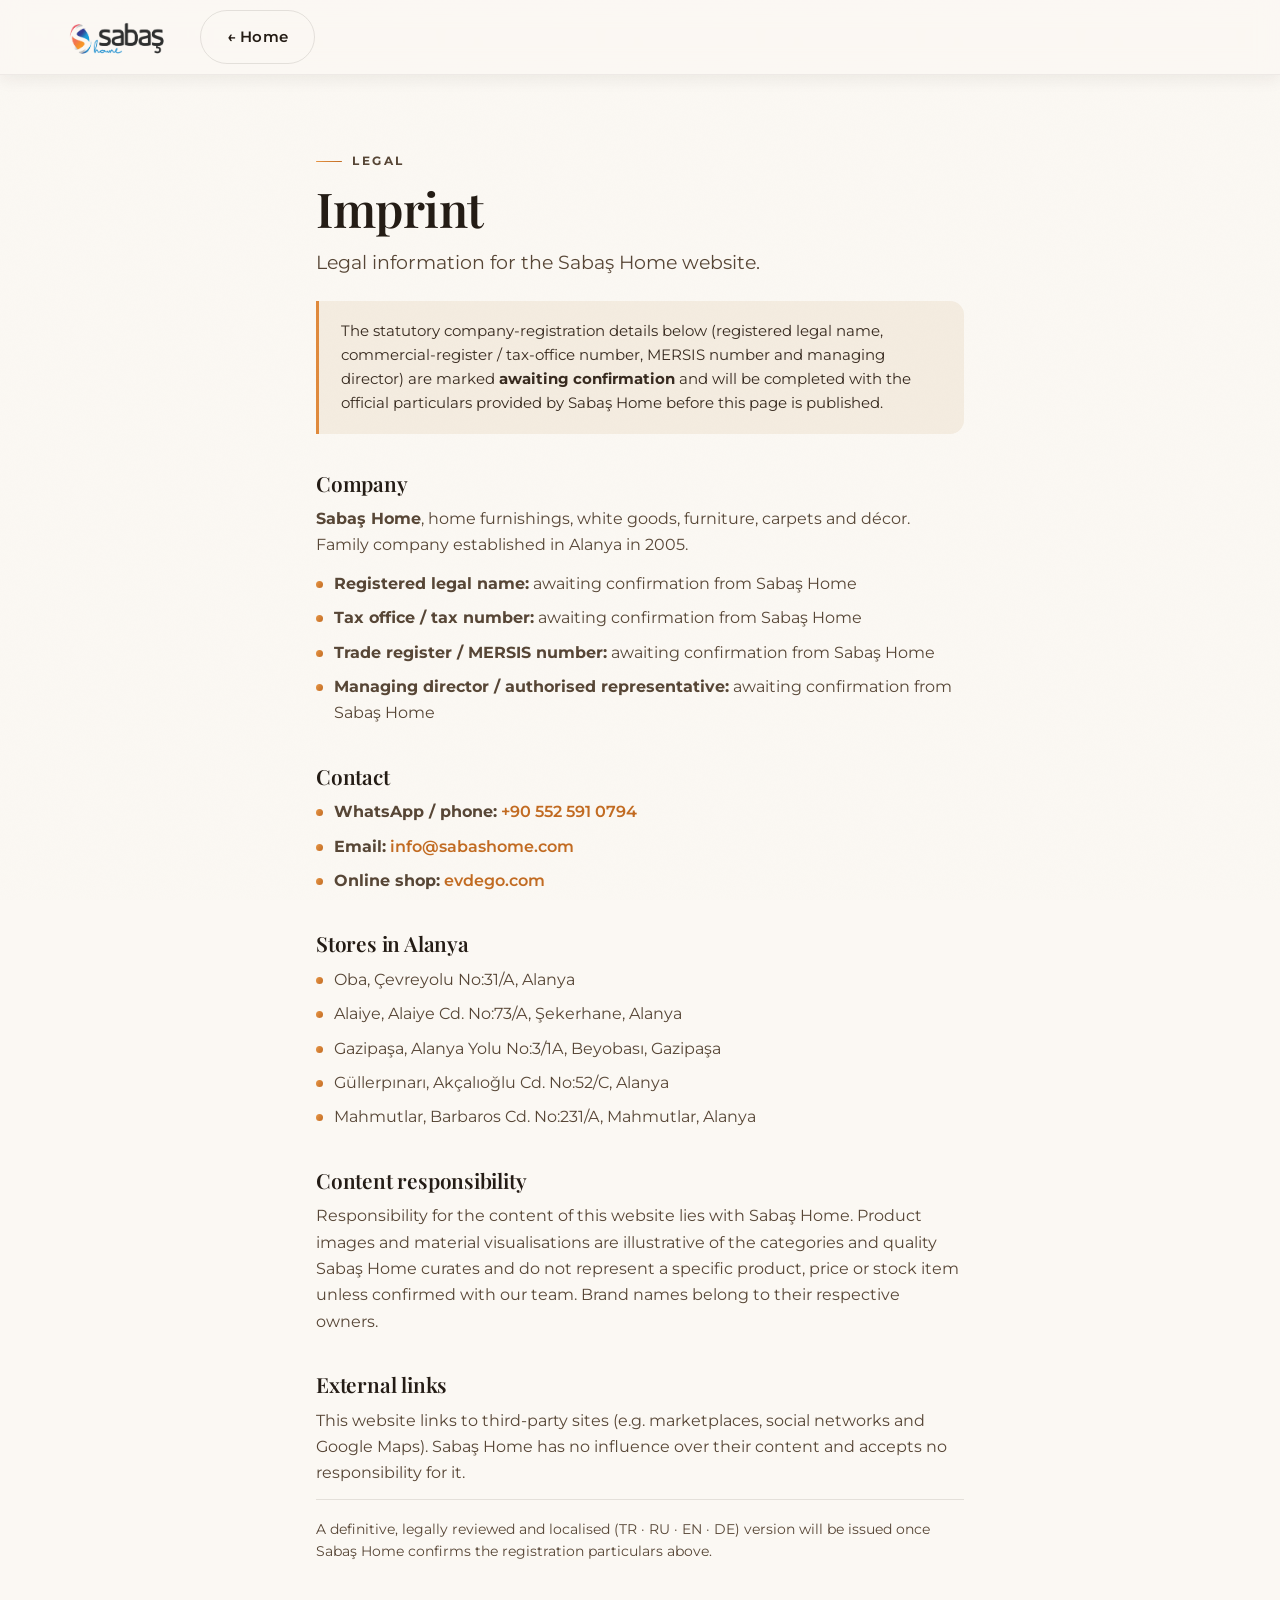
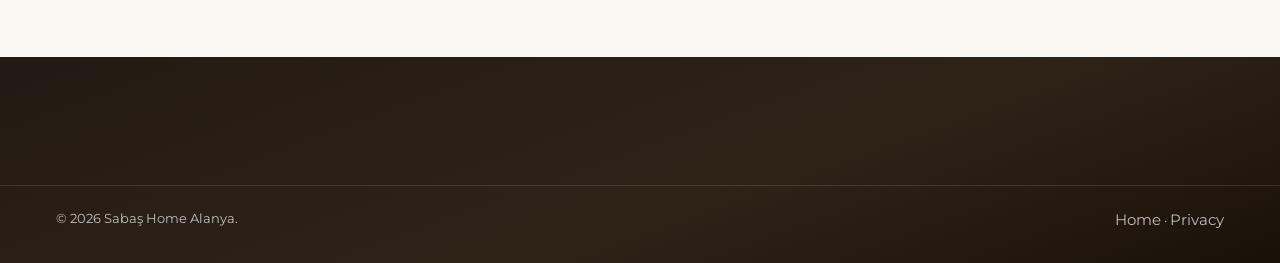
<file: projects/sabas-home/imprint.html>
<!doctype html>
<html lang="en">
<head>
  <meta charset="utf-8">
  <meta name="viewport" content="width=device-width, initial-scale=1">
  <title>Imprint, Sabaş Home</title>
  <meta name="description" content="Imprint and legal information for Sabaş Home, Alanya.">
  <link rel="icon" href="data:image/svg+xml,%3Csvg xmlns='http://www.w3.org/2000/svg' viewBox='0 0 64 64'%3E%3Crect width='64' height='64' rx='16' fill='%230f172a'/%3E%3Ctext x='32' y='45' text-anchor='middle' font-family='Georgia,serif' font-size='40' fill='%23f38a22'%3ES%3C/text%3E%3C/svg%3E">
  <link href="https://fonts.googleapis.com/css2?family=Playfair+Display:wght@600;700&family=Montserrat:wght@400;500;600;700&display=swap" rel="stylesheet">
  <link rel="stylesheet" href="assets/css/styles.css">
</head>
<body>
  <a class="skip-link" href="#main">Skip to content</a>
  <header class="site-header scrolled">
    <div class="wrap nav">
      <a class="brand" href="index.html" aria-label="Sabaş Home"><img src="assets/img/logo-trans.png" alt="Sabaş Home" width="150" height="46"></a>
      <a class="btn btn-ghost" href="index.html">← Home</a>
    </div>
  </header>

  <main id="main" class="section" style="padding-top:140px">
    <div class="wrap legal">
      <p class="eyebrow">Legal</p>
      <h1>Imprint</h1>
      <p class="lead">Legal information for the Sabaş Home website.</p>

      <div class="legal-note">
        The statutory company-registration details below (registered legal name, commercial-register / tax-office number, MERSIS number and managing director) are marked <strong>awaiting confirmation</strong> and will be completed with the official particulars provided by Sabaş Home before this page is published.
      </div>

      <h2>Company</h2>
      <p><strong>Sabaş Home</strong>, home furnishings, white goods, furniture, carpets and décor. Family company established in Alanya in 2005.</p>
      <ul class="legal-list">
        <li><strong>Registered legal name:</strong> awaiting confirmation from Sabaş Home</li>
        <li><strong>Tax office / tax number:</strong> awaiting confirmation from Sabaş Home</li>
        <li><strong>Trade register / MERSIS number:</strong> awaiting confirmation from Sabaş Home</li>
        <li><strong>Managing director / authorised representative:</strong> awaiting confirmation from Sabaş Home</li>
      </ul>

      <h2>Contact</h2>
      <ul class="legal-list">
        <li><strong>WhatsApp / phone:</strong> <a href="https://wa.me/905525910794" target="_blank" rel="noopener noreferrer">+90 552 591 0794</a></li>
        <li><strong>Email:</strong> <a href="mailto:info@sabashome.com">info@sabashome.com</a></li>
        <li><strong>Online shop:</strong> <a href="https://evdego.com" target="_blank" rel="noopener noreferrer">evdego.com</a></li>
      </ul>

      <h2>Stores in Alanya</h2>
      <ul class="legal-list">
        <li>Oba, Çevreyolu No:31/A, Alanya</li>
        <li>Alaiye, Alaiye Cd. No:73/A, Şekerhane, Alanya</li>
        <li>Gazipaşa, Alanya Yolu No:3/1A, Beyobası, Gazipaşa</li>
        <li>Güllerpınarı, Akçalıoğlu Cd. No:52/C, Alanya</li>
        <li>Mahmutlar, Barbaros Cd. No:231/A, Mahmutlar, Alanya</li>
      </ul>

      <h2>Content responsibility</h2>
      <p>Responsibility for the content of this website lies with Sabaş Home. Product images and material visualisations are illustrative of the categories and quality Sabaş Home curates and do not represent a specific product, price or stock item unless confirmed with our team. Brand names belong to their respective owners.</p>

      <h2>External links</h2>
      <p>This website links to third-party sites (e.g. marketplaces, social networks and Google Maps). Sabaş Home has no influence over their content and accepts no responsibility for it.</p>

      <p class="legal-updated">A definitive, legally reviewed and localised (TR · RU · EN · DE) version will be issued once Sabaş Home confirms the registration particulars above.</p>
    </div>
  </main>

  <footer class="footer">
    <div class="wrap footer-bottom">
      <span>© <span id="year">2026</span> Sabaş Home Alanya.</span>
      <span><a href="index.html">Home</a> · <a href="privacy.html">Privacy</a></span>
    </div>
  </footer>
  <script>document.getElementById("year").textContent=new Date().getFullYear();</script>
</body>
</html>
</file>
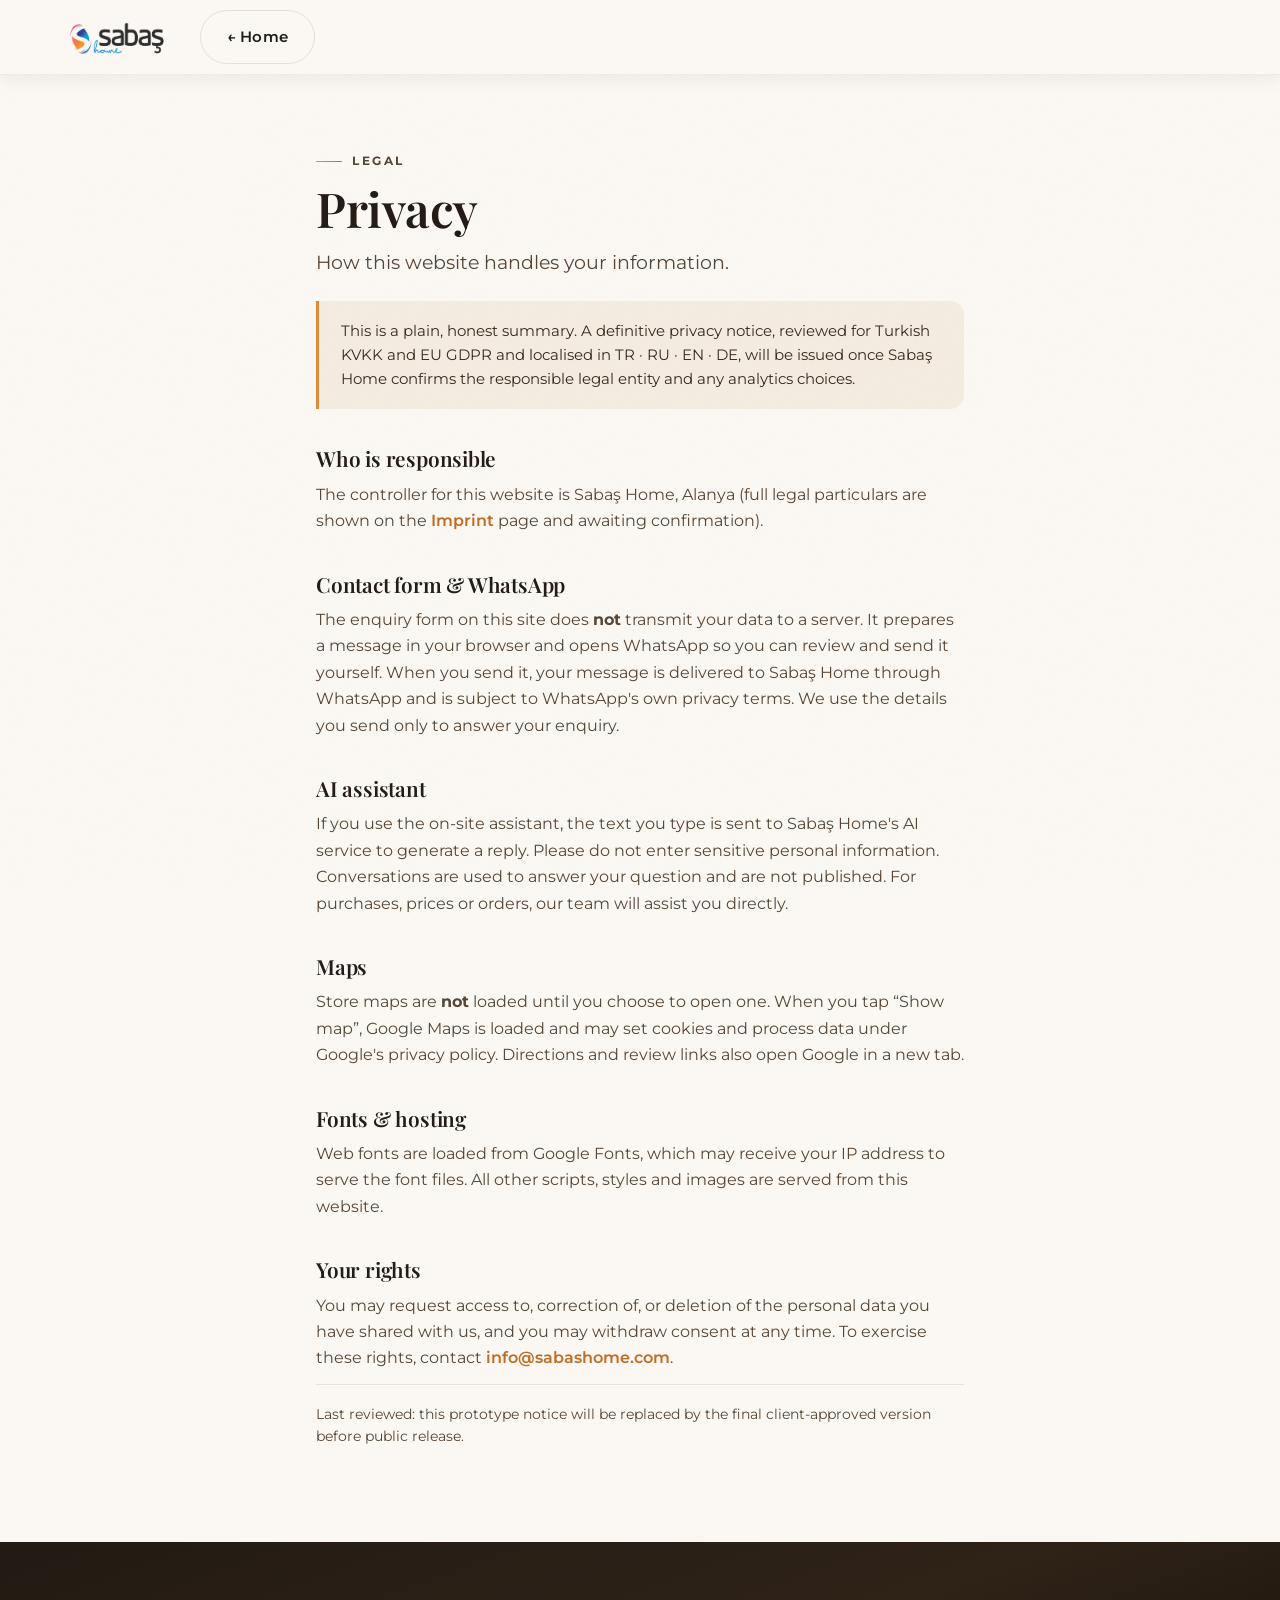
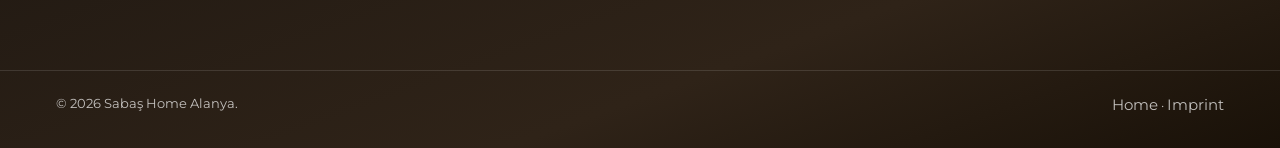
<file: projects/sabas-home/privacy.html>
<!doctype html>
<html lang="en">
<head>
  <meta charset="utf-8">
  <meta name="viewport" content="width=device-width, initial-scale=1">
  <title>Privacy, Sabaş Home</title>
  <meta name="description" content="Privacy information for the Sabaş Home website.">
  <link rel="icon" href="data:image/svg+xml,%3Csvg xmlns='http://www.w3.org/2000/svg' viewBox='0 0 64 64'%3E%3Crect width='64' height='64' rx='16' fill='%230f172a'/%3E%3Ctext x='32' y='45' text-anchor='middle' font-family='Georgia,serif' font-size='40' fill='%23f38a22'%3ES%3C/text%3E%3C/svg%3E">
  <link href="https://fonts.googleapis.com/css2?family=Playfair+Display:wght@600;700&family=Montserrat:wght@400;500;600;700&display=swap" rel="stylesheet">
  <link rel="stylesheet" href="assets/css/styles.css">
</head>
<body>
  <a class="skip-link" href="#main">Skip to content</a>
  <header class="site-header scrolled">
    <div class="wrap nav">
      <a class="brand" href="index.html" aria-label="Sabaş Home"><img src="assets/img/logo-trans.png" alt="Sabaş Home" width="150" height="46"></a>
      <a class="btn btn-ghost" href="index.html">← Home</a>
    </div>
  </header>

  <main id="main" class="section" style="padding-top:140px">
    <div class="wrap legal">
      <p class="eyebrow">Legal</p>
      <h1>Privacy</h1>
      <p class="lead">How this website handles your information.</p>

      <div class="legal-note">
        This is a plain, honest summary. A definitive privacy notice, reviewed for Turkish KVKK and EU GDPR and localised in TR · RU · EN · DE, will be issued once Sabaş Home confirms the responsible legal entity and any analytics choices.
      </div>

      <h2>Who is responsible</h2>
      <p>The controller for this website is Sabaş Home, Alanya (full legal particulars are shown on the <a href="imprint.html">Imprint</a> page and awaiting confirmation).</p>

      <h2>Contact form &amp; WhatsApp</h2>
      <p>The enquiry form on this site does <strong>not</strong> transmit your data to a server. It prepares a message in your browser and opens WhatsApp so you can review and send it yourself. When you send it, your message is delivered to Sabaş Home through WhatsApp and is subject to WhatsApp's own privacy terms. We use the details you send only to answer your enquiry.</p>

      <h2>AI assistant</h2>
      <p>If you use the on-site assistant, the text you type is sent to Sabaş Home's AI service to generate a reply. Please do not enter sensitive personal information. Conversations are used to answer your question and are not published. For purchases, prices or orders, our team will assist you directly.</p>

      <h2>Maps</h2>
      <p>Store maps are <strong>not</strong> loaded until you choose to open one. When you tap “Show map”, Google Maps is loaded and may set cookies and process data under Google's privacy policy. Directions and review links also open Google in a new tab.</p>

      <h2>Fonts &amp; hosting</h2>
      <p>Web fonts are loaded from Google Fonts, which may receive your IP address to serve the font files. All other scripts, styles and images are served from this website.</p>

      <h2>Your rights</h2>
      <p>You may request access to, correction of, or deletion of the personal data you have shared with us, and you may withdraw consent at any time. To exercise these rights, contact <a href="mailto:info@sabashome.com">info@sabashome.com</a>.</p>

      <p class="legal-updated">Last reviewed: this prototype notice will be replaced by the final client-approved version before public release.</p>
    </div>
  </main>

  <footer class="footer">
    <div class="wrap footer-bottom">
      <span>© <span id="year">2026</span> Sabaş Home Alanya.</span>
      <span><a href="index.html">Home</a> · <a href="imprint.html">Imprint</a></span>
    </div>
  </footer>
  <script>document.getElementById("year").textContent=new Date().getFullYear();</script>
</body>
</html>
</file>
<file: starter/assets/css/styles.css>
﻿:root{--noir:#0c0b0a;--noir2:#131110;--char:#1b1815;--gold:#c6a15b;--gold2:#e4c784;--cream:#f4eee2;--stone:#a79e90;--line:rgba(230,220,200,.14);--serif:"Cormorant Garamond",Georgia,serif;--sans:"Jost",Arial,sans-serif;--max:1240px;--ease:cubic-bezier(.19,1,.22,1)}
*{box-sizing:border-box;margin:0;padding:0}html{scroll-behavior:smooth;scroll-padding-top:85px}body{background:var(--noir);color:var(--cream);font:300 16.5px/1.7 var(--sans);overflow-x:hidden}body.menu-open{overflow:hidden}img{display:block;width:100%}a{color:inherit;text-decoration:none}button,input,select{font:inherit;color:inherit}.wrap{width:min(calc(100% - 40px),var(--max));margin:auto}.sr-only{position:absolute;width:1px;height:1px;overflow:hidden;clip:rect(0,0,0,0)}.skip{position:fixed;left:12px;top:-80px;z-index:999;background:var(--gold);color:var(--noir);padding:12px 18px}.skip:focus{top:12px}:focus-visible{outline:2px solid var(--gold);outline-offset:4px}h1,h2,h3{font-family:var(--serif);font-weight:500;line-height:1.03}h2{font-size:clamp(2.8rem,6vw,5.1rem)}em{color:var(--gold);font-weight:500}.label{color:var(--gold);font-size:.72rem;font-weight:500;letter-spacing:.32em;text-transform:uppercase}.section{padding:clamp(80px,11vw,140px) 0}.section-alt{background:var(--noir2)}.section-head{max-width:720px;margin-bottom:56px}.section-head.center{text-align:center;margin-inline:auto}.section-head h2{margin:14px 0 18px}.section-head>p:last-child{color:var(--stone);font-size:1.05rem}.btn{position:relative;display:inline-flex;min-height:52px;align-items:center;justify-content:center;padding:14px 30px;border:1px solid rgba(198,161,91,.4);color:var(--gold);font-size:.76rem;font-weight:500;letter-spacing:.15em;text-transform:uppercase;transition:.35s var(--ease)}.btn:hover{background:var(--gold);color:var(--noir)}.btn-solid{background:linear-gradient(120deg,var(--gold),var(--gold2));border-color:transparent;color:var(--noir)}.btn-solid:hover{background:var(--cream)}.btn-lg{min-height:58px;padding-inline:37px}.btn-block{width:100%}
.loader{position:fixed;inset:0;z-index:500;display:grid;place-items:center;background:var(--noir);text-align:center;transition:opacity .8s,visibility .8s}.ready .loader{opacity:0;visibility:hidden}.loader .monogram,.brand-mark{display:grid;place-items:center;width:46px;height:46px;border:1px solid var(--gold);border-radius:50%;color:var(--gold);font:600 1.5rem var(--serif)}.loader .monogram{width:112px;height:112px;font-size:3rem}.loader small{display:block;margin-top:18px;color:var(--gold);letter-spacing:.35em}
.site-header{position:fixed;inset:0 0 auto;z-index:100;border-bottom:1px solid transparent;transition:.4s}.site-header.scrolled{background:rgba(12,11,10,.88);border-color:var(--line);backdrop-filter:blur(14px)}.nav{display:flex;height:78px;align-items:center;gap:24px}.brand{display:flex;align-items:center;gap:13px;flex:none}.brand>span:last-child{display:flex;flex-direction:column}.brand b{font:600 1.45rem/1 var(--serif);letter-spacing:.13em}.brand small{margin-top:5px;color:var(--stone);font-size:.53rem;letter-spacing:.26em;text-transform:uppercase}.nav-links{display:flex;gap:clamp(16px,2vw,31px);margin:auto}.nav-links a{color:var(--stone);font-size:.7rem;letter-spacing:.15em;text-transform:uppercase}.nav-links a:hover{color:var(--gold)}.nav-actions{display:flex;align-items:center;gap:12px}.lang{min-height:42px;padding:0 13px;border:1px solid var(--line);background:transparent;font-size:.72rem}.burger{display:none;width:44px;height:44px;border:0;background:none}.burger span{display:block;width:24px;height:1px;margin:7px auto;background:var(--cream)}.mobile-menu{position:fixed;inset:0;z-index:90;display:flex;flex-direction:column;align-items:center;justify-content:center;gap:10px;background:var(--noir);transform:translateY(-100%);transition:.55s var(--ease)}.mobile-menu.open{transform:none}.mobile-menu>a:not(.btn){font:500 2.2rem var(--serif)}
.hero{position:relative;display:grid;min-height:100svh;place-items:center;overflow:hidden;text-align:center}.hero-bg{position:absolute;inset:0}.hero-bg img{height:100%;object-fit:cover;animation:kenburns 22s ease-out infinite alternate}.hero-bg:after{content:"";position:absolute;inset:0;background:linear-gradient(rgba(12,11,10,.62),rgba(12,11,10,.3) 38%,rgba(12,11,10,.75) 82%,var(--noir))}.hero-bg:before{content:"";position:absolute;inset:0;z-index:1;background:radial-gradient(ellipse,transparent 30%,rgba(12,11,10,.55))}.hero-content{position:relative;z-index:2;padding-top:70px}.hero-label{display:flex;align-items:center;justify-content:center;gap:16px}.hero-label i{width:38px;height:1px;background:rgba(198,161,91,.5)}.hero h1{max-width:100%;margin-top:16px;font-size:clamp(4rem,13vw,10.5rem);line-height:.88;letter-spacing:.02em;text-transform:uppercase}.hero-tag{margin-top:22px;color:var(--stone);font:italic clamp(1.3rem,2.7vw,2rem) var(--serif)}.hero-actions{display:flex;justify-content:center;gap:16px;margin-top:38px;flex-wrap:wrap}.hero-meta{display:flex;justify-content:center;gap:24px;margin-top:30px;color:#8f8676;font-size:.72rem;letter-spacing:.13em;text-transform:uppercase;flex-wrap:wrap}.scroll-cue{position:absolute;bottom:25px;z-index:3;display:flex;flex-direction:column;align-items:center;gap:10px;color:var(--stone);font-size:.58rem;letter-spacing:.28em;text-transform:uppercase}.scroll-cue i{width:1px;height:48px;background:linear-gradient(var(--gold),transparent)}@keyframes kenburns{to{transform:scale(1.12) translateY(-1%)}}
.marquee{overflow:hidden;border-block:1px solid var(--line);background:var(--noir2)}.marquee div{width:max-content;padding:18px 0;color:var(--stone);font:italic 1.5rem var(--serif);animation:marquee 35s linear infinite}@keyframes marquee{to{transform:translateX(-50%)}}
.story-grid{display:grid;grid-template-columns:1fr 1fr;align-items:center;gap:clamp(44px,7vw,90px)}.story-image{position:relative;aspect-ratio:4/5;overflow:hidden}.story-image img{height:100%;object-fit:cover}.story-image span{position:absolute;inset:14px;border:1px solid rgba(198,161,91,.4)}.story-image figcaption{position:absolute;left:-15px;top:50%;transform:rotate(-90deg);color:var(--gold);font-size:.63rem;letter-spacing:.3em}.story-copy h2{margin:14px 0 24px}.story-copy p{margin-bottom:16px;color:var(--stone)}.story-copy .lead{color:var(--cream);font:500 clamp(1.9rem,4vw,3.1rem)/1.08 var(--serif)}.signature{font:italic 1.5rem var(--serif)!important;color:var(--gold)!important}.stats{display:flex;gap:40px;margin-top:30px;padding-top:24px;border-top:1px solid var(--line)}.stats b{display:block;color:var(--gold);font:500 2.4rem/1 var(--serif)}.stats small{color:var(--stone);font-size:.62rem;letter-spacing:.15em;text-transform:uppercase}
.ritual-grid{display:grid;grid-template-columns:repeat(4,1fr);list-style:none}.ritual-grid li{padding:38px 30px;border-left:1px solid var(--line);transition:.4s}.ritual-grid li:first-child{border:0}.ritual-grid li:hover{background:var(--char)}.ritual-grid b{color:#9c7c3e;font:400 3.1rem var(--serif)}.ritual-grid h3{margin:17px 0 10px;font-size:1.5rem}.ritual-grid p{color:var(--stone);font-size:.9rem}
.lookbook{display:grid;grid-template-columns:repeat(12,1fr);grid-auto-rows:150px;gap:14px}.lookbook figure{position:relative;overflow:hidden}.lookbook img{height:100%;object-fit:cover;transition:.8s var(--ease)}.lookbook figure:hover img{transform:scale(1.06)}.lookbook figure:after{content:"";position:absolute;inset:0;background:linear-gradient(transparent 45%,rgba(12,11,10,.85))}.lookbook figcaption{position:absolute;left:22px;bottom:18px;z-index:2;font:italic 1.2rem var(--serif)}.lookbook small{display:block;color:var(--gold2);font:400 .58rem var(--sans);letter-spacing:.22em;text-transform:uppercase}.look-a{grid-column:span 5;grid-row:span 4}.look-b,.look-c{grid-column:span 7;grid-row:span 2}.look-d,.look-e,.look-f{grid-column:span 4;grid-row:span 2}
.menu-grid{display:grid;grid-template-columns:1.3fr .7fr;gap:clamp(40px,7vw,80px)}.price-list>div{display:flex;align-items:end;gap:18px;padding:20px 0;border-bottom:1px solid var(--line)}.price-list span{display:flex;flex-direction:column}.price-list b,.price-list strong{font:500 1.4rem var(--serif)}.price-list small,.fine{color:var(--stone);font-size:.76rem}.price-list i{flex:1;border-bottom:1px dotted rgba(230,220,200,.25)}.price-list strong{color:var(--gold)}.fine{margin-top:20px}.booking-card{position:sticky;top:100px;padding:40px;border:1px solid rgba(198,161,91,.35);background:linear-gradient(var(--char),var(--noir2))}.booking-card h3{margin:20px 0 12px;font-size:2rem}.booking-card p{margin-bottom:24px;color:var(--stone)}.booking-card>small{display:block;margin-top:16px;color:var(--stone);text-align:center;font-size:.65rem;letter-spacing:.1em;text-transform:uppercase}
.booking-grid{display:grid;grid-template-columns:.92fr 1.08fr;gap:50px}.booking-image{position:relative;min-height:620px}.booking-image img{height:100%;object-fit:cover}.booking-image figcaption{position:absolute;left:20px;bottom:20px;padding:12px 18px;border:1px solid rgba(198,161,91,.4);background:rgba(12,11,10,.72)}.booking-image figcaption span{display:block;color:var(--stone);font-size:.7rem}.booking-form h2{margin:12px 0;font-size:clamp(2.5rem,4vw,4rem)}.booking-form>p{color:var(--stone);margin-bottom:25px}.booking-form label{display:grid;gap:7px;margin-bottom:16px;color:var(--stone);font-size:.72rem;letter-spacing:.12em;text-transform:uppercase}.booking-form input,.booking-form select{width:100%;min-height:52px;padding:0 14px;border:1px solid var(--line);background:var(--char);color:var(--cream);text-transform:none;letter-spacing:0}.form-row{display:grid;grid-template-columns:1fr 1fr;gap:14px}.btn-whatsapp{border-color:rgba(37,211,102,.45);color:#7ee0a3;background:transparent}.btn-whatsapp:hover{background:#25d366;color:#051d0e}.booking-form form>small{display:block;margin-top:12px;color:var(--stone);font-size:.7rem;text-align:center}.form-error{min-height:24px;color:#ff9c8d;font-size:.8rem}
.review-summary{display:flex;align-items:center;gap:22px;margin-bottom:36px}.review-summary>strong{font:500 5rem/1 var(--serif)}.review-summary>span{color:var(--gold);letter-spacing:.08em}.review-summary small{display:block;color:var(--stone);font-size:.72rem;letter-spacing:.08em}.review-summary .btn{margin-left:auto}.review-grid{display:grid;grid-template-columns:repeat(3,1fr);gap:16px}.review-grid blockquote{padding:30px;border:1px solid var(--line);background:var(--char);color:var(--stone);font:italic 1.2rem var(--serif)}.review-grid footer{margin-top:20px;color:var(--gold);font:400 .7rem var(--sans);letter-spacing:.12em;text-transform:uppercase}
.location-grid{display:grid;grid-template-columns:1.2fr .8fr;min-height:500px}.map-placeholder{display:grid;place-content:center;background:#171614;text-align:center;color:var(--stone);border:1px solid var(--line)}.map-placeholder span{color:var(--gold);font:500 4rem var(--serif)}.contact-card{padding:40px;background:var(--char)}.contact-card>div{padding:20px 0;border-bottom:1px solid var(--line)}.contact-card small{color:var(--gold);font-size:.65rem;letter-spacing:.2em;text-transform:uppercase}.contact-card .btn{margin-top:28px}.instagram-head{display:flex;align-items:center;justify-content:space-between;margin-bottom:32px}.instagram-head div{display:flex;flex-direction:column}.instagram-head b{font:500 1.5rem var(--serif)}.instagram-head small{color:var(--stone)}.instagram-grid{display:grid;grid-template-columns:repeat(6,1fr)}.instagram-grid img{aspect-ratio:1;object-fit:cover;filter:saturate(.8)}
.reserve{position:relative;display:grid;min-height:660px;place-items:center;overflow:hidden;text-align:center}.reserve>img{position:absolute;inset:0;height:100%;object-fit:cover}.reserve:after{content:"";position:absolute;inset:0;background:rgba(12,11,10,.74)}.reserve .wrap{position:relative;z-index:2;max-width:850px}.reserve h2{margin:12px 0 20px;font-size:clamp(4rem,9vw,7.5rem)}.reserve p:not(.label){color:var(--stone);font-size:1.1rem}.reserve .wrap>div{display:flex;justify-content:center;gap:16px;margin-top:34px}.footer{padding:75px 0 28px;background:#080706}.footer-grid{display:grid;grid-template-columns:1.6fr .6fr .8fr;gap:70px}.footer-grid>div:first-child p{max-width:42ch;margin-top:22px;color:var(--stone)}.footer h3{margin-bottom:18px;color:var(--gold);font:500 .75rem var(--sans);letter-spacing:.18em;text-transform:uppercase}.footer-grid>div:not(:first-child){display:flex;flex-direction:column;align-items:flex-start;gap:8px;color:var(--stone)}.footer-bottom{display:flex;justify-content:space-between;margin-top:60px;padding-top:22px;border-top:1px solid var(--line);color:var(--stone);font-size:.72rem}.floating{position:fixed;right:22px;bottom:22px;z-index:80;display:grid;gap:10px}.floating>*{display:grid;width:52px;height:52px;place-items:center;border:1px solid rgba(198,161,91,.4);border-radius:50%;background:var(--char);color:var(--gold);font:500 .72rem var(--sans)}
.motion-ready .reveal{opacity:0;transform:translateY(32px);transition:opacity .9s var(--ease),transform .9s var(--ease)}.motion-ready .reveal.in{opacity:1;transform:none}
@media(max-width:1080px){.nav-links{display:none}.nav-actions{margin-left:auto}.burger{display:block}.ritual-grid{grid-template-columns:1fr 1fr}.ritual-grid li:nth-child(3){border-left:0;border-top:1px solid var(--line)}.ritual-grid li:nth-child(4){border-top:1px solid var(--line)}}
@media(max-width:760px){.wrap{width:min(calc(100% - 30px),var(--max))}.nav-cta,.lang{display:none}.brand small{max-width:150px;white-space:nowrap;overflow:hidden;text-overflow:ellipsis}.hero h1{font-size:clamp(3.4rem,14vw,6.5rem);overflow-wrap:anywhere}.hero-meta{gap:10px 18px}.scroll-cue{display:none}.story-grid,.menu-grid,.booking-grid,.location-grid{grid-template-columns:1fr}.story-image{max-height:650px}.ritual-grid{grid-template-columns:1fr}.ritual-grid li{border-left:0;border-top:1px solid var(--line)}.lookbook{grid-template-columns:1fr;grid-auto-rows:300px}.lookbook figure{grid-column:auto;grid-row:auto}.booking-card{position:static}.booking-image{min-height:440px}.review-summary{align-items:flex-start;flex-wrap:wrap}.review-summary .btn{margin-left:0}.review-grid{grid-template-columns:1fr}.instagram-grid{grid-template-columns:repeat(3,1fr)}.footer-grid{grid-template-columns:1fr;gap:38px}.footer-bottom{display:grid;gap:8px}.reserve{min-height:600px}.reserve .wrap>div{flex-wrap:wrap}}
@media(max-width:430px){.brand b{font-size:1.15rem}.brand small{max-width:105px}.brand-mark{width:39px;height:39px}.hero-actions,.hero-actions .btn{width:100%}.stats{gap:20px}.stats b{font-size:2rem}.form-row{grid-template-columns:1fr}.instagram-head{align-items:flex-start;gap:20px;flex-direction:column}.instagram-grid{grid-template-columns:repeat(2,1fr)}.reserve .btn{width:100%}.floating{right:14px;bottom:14px}}
@media(prefers-reduced-motion:reduce){html{scroll-behavior:auto}*,*:before,*:after{animation:none!important;transition-duration:.01ms!important}.motion-ready .reveal{opacity:1;transform:none}}
</file>
<file: projects/sabas-home/assets/css/styles.css>
/* ==========================================================================
   Sabaş Home — Curator of Luxury Living
   Design system: premium editorial luxury, warm Mediterranean, brand-true.
   Brand colours sourced from sabashome.com: ink #0f172a, amber #f38a22, azure #2999d3.
   Fonts: Playfair Display (display) + Montserrat (UI/body) — the brand's own pairing.
   ========================================================================== */

/* ---------- Tokens ---------- */
:root {
  --ink: #241c15;
  --ink-2: #372a1f;
  --ink-3: #574636;
  --muted: #7a6a54;
  --line: rgba(38, 30, 24, 0.11);
  --line-soft: rgba(38, 30, 24, 0.06);

  --amber: #e08a3c;
  --amber-deep: #c26b22;
  --coral: #d9772f;
  --azure: #4a7c8c;
  --azure-deep: #3a6675;
  --gold: #b89968;

  --paper: #fbf8f3;
  --sand: #f4ece0;
  --sand-2: #ebe0cf;
  --cool: #f6f0e7;

  --grad-sunset: linear-gradient(105deg, #eea254 0%, #d9772f 48%, #b89968 100%);
  --grad-amber: linear-gradient(120deg, #e79646 0%, var(--amber-deep) 100%);
  --grad-ink: linear-gradient(160deg, #221a13 0%, #2f2318 58%, #191108 100%);
  --grad-gold: linear-gradient(120deg, #e7cf9a 0%, var(--gold) 50%, #9a7a44 100%);

  --shadow-sm: 0 4px 16px rgba(38, 30, 24, 0.07);
  --shadow-md: 0 20px 46px rgba(38, 30, 24, 0.11);
  --shadow-lg: 0 44px 96px rgba(38, 30, 24, 0.18);
  --shadow-amber: 0 24px 60px rgba(224, 138, 60, 0.30);

  --r-sm: 14px;
  --r-md: 22px;
  --r-lg: 34px;
  --r-xl: 48px;
  --r-pill: 999px;

  --wrap: 1220px;
  --gutter: clamp(20px, 5vw, 56px);
  --section-y: clamp(56px, 7.4vw, 108px);

  --font-display: "Playfair Display", Georgia, "Times New Roman", serif;
  --font-body: "Montserrat", system-ui, -apple-system, "Segoe UI", Roboto, Arial, sans-serif;

  --ease: cubic-bezier(0.22, 1, 0.36, 1);
  --ease-out: cubic-bezier(0.16, 1, 0.3, 1);
  --dur: 0.55s;
}

/* ---------- Lenis smooth scroll ---------- */
html.lenis, html.lenis body { height: auto; }
.lenis.lenis-smooth { scroll-behavior: auto !important; }
.lenis.lenis-smooth [data-lenis-prevent] { overscroll-behavior: contain; }
.lenis.lenis-stopped { overflow: hidden; }

/* ---------- Reset / base ---------- */
*, *::before, *::after { box-sizing: border-box; }
html { -webkit-text-size-adjust: 100%; scroll-behavior: smooth; overscroll-behavior-y: none; }
html.no-js .reveal { opacity: 1; }
/* isolate card layout so hovers & reveals don't trigger page-wide recalc during scroll
   (layout only — NOT paint, which would clip the cards' outer hover shadows) */
.cat-card, .store-card, .brand-cell, .hscroll-panel, .contact-item { contain: layout; }
body {
  margin: 0;
  font-family: var(--font-body);
  color: var(--ink);
  background: var(--paper);
  line-height: 1.65;
  font-weight: 400;
  overflow-x: hidden;
  -webkit-font-smoothing: antialiased;
  text-rendering: optimizeLegibility;
}
img, svg, iframe { max-width: 100%; display: block; }
img { height: auto; }
a { color: inherit; text-decoration: none; }
button { font-family: inherit; cursor: pointer; }
h1, h2, h3, h4 { font-family: var(--font-display); font-weight: 600; line-height: 1.08; margin: 0; color: var(--ink); letter-spacing: -0.01em; }
p { margin: 0; }
ul, ol { margin: 0; padding: 0; list-style: none; }

.wrap { width: 100%; max-width: calc(var(--wrap) + var(--gutter) * 2); margin-inline: auto; padding-inline: var(--gutter); }
.section { padding-block: var(--section-y); position: relative; }
.section-tight { padding-block: clamp(48px, 6vw, 84px); }
.section-alt { background: var(--sand); }
/* Soft tonal seam between light sections */
.section-alt + .section:not(.section-alt), .section:not(.section-alt) + .section-alt { position: relative; }

.sr-only {
  position: absolute; width: 1px; height: 1px; padding: 0; margin: -1px;
  overflow: hidden; clip: rect(0, 0, 0, 0); white-space: nowrap; border: 0;
}
.skip-link {
  position: fixed; top: 10px; left: 10px; z-index: 4000;
  background: var(--ink); color: #fff; padding: 10px 18px; border-radius: var(--r-pill);
  transform: translateY(-160%); transition: transform var(--dur) var(--ease);
}
.skip-link:focus { transform: translateY(0); }

:focus-visible { outline: 3px solid var(--azure); outline-offset: 3px; border-radius: 4px; }

/* ---------- Typography helpers ---------- */
.eyebrow {
  display: inline-flex; align-items: center; gap: 10px; flex-wrap: wrap; max-width: 100%;
  font-size: 0.72rem; font-weight: 700; letter-spacing: 0.22em; text-transform: uppercase;
  color: var(--amber-deep);
}
.eyebrow::before { content: ""; width: 26px; height: 1.5px; background: var(--grad-amber); border-radius: 2px; }
.eyebrow.on-dark { color: #f4c48a; }
.eyebrow.on-dark::before { background: var(--grad-gold); }

.display {
  font-size: clamp(2.3rem, 6.2vw, 4.7rem);
  line-height: 1.02;
  letter-spacing: -0.02em;
}
.h2 { font-size: clamp(1.9rem, 4vw, 3.1rem); }
.lead { font-size: clamp(1.02rem, 1.5vw, 1.22rem); color: var(--ink-3); }
.muted { color: var(--muted); }
.italic { font-style: italic; }
em, .accent-serif { font-style: italic; color: var(--amber-deep); font-family: var(--font-display); }

.grad-text {
  background: var(--grad-sunset);
  -webkit-background-clip: text; background-clip: text;
  -webkit-text-fill-color: transparent; color: transparent;
  background-size: 220% 220%;
}
.grad-text-gold {
  background: var(--grad-gold);
  -webkit-background-clip: text; background-clip: text;
  -webkit-text-fill-color: transparent; color: transparent;
}

/* ---------- Buttons ---------- */
.btn {
  --btn-bg: transparent; --btn-fg: var(--ink); --btn-bd: var(--line);
  display: inline-flex; align-items: center; justify-content: center; gap: 10px;
  padding: 14px 26px; border-radius: var(--r-pill); border: 1.5px solid var(--btn-bd);
  background: var(--btn-bg); color: var(--btn-fg);
  font-weight: 600; font-size: 0.92rem; letter-spacing: 0.01em;
  transition: transform var(--dur) var(--ease), box-shadow var(--dur) var(--ease),
              background-color var(--dur) var(--ease), color var(--dur) var(--ease), border-color var(--dur) var(--ease);
  will-change: transform;
}
.btn:hover { transform: translateY(-2px); }
.btn:active { transform: translateY(0); }
.btn svg { width: 18px; height: 18px; }
.btn-solid { --btn-bg: var(--ink); --btn-fg: #fff; --btn-bd: var(--ink); box-shadow: var(--shadow-sm); }
.btn-solid:hover { box-shadow: var(--shadow-md); }
.btn-amber { background: var(--grad-amber); color: #fff; border-color: transparent; box-shadow: var(--shadow-amber); }
.btn-amber:hover { box-shadow: 0 30px 70px rgba(243, 138, 34, 0.36); }
.btn-ghost { --btn-bg: transparent; --btn-fg: var(--ink); --btn-bd: var(--line); }
.btn-ghost.on-dark { --btn-fg: #fff; --btn-bd: rgba(255, 255, 255, 0.28); }
.btn-whatsapp { background: #25d366; color: #fff; border-color: transparent; box-shadow: 0 18px 40px rgba(37, 211, 102, 0.32); }
.btn-lg { padding: 17px 32px; font-size: 1rem; }
.btn-block { display: flex; width: 100%; }

/* ---------- Header / nav ---------- */
.site-header {
  position: fixed; inset: 0 0 auto 0; z-index: 1200;
  padding: 16px 0;
  background: rgba(251, 248, 243, 0.72);
  backdrop-filter: saturate(150%) blur(11px);
  -webkit-backdrop-filter: saturate(150%) blur(11px);
  border-bottom: 1px solid transparent;
  transition: padding var(--dur) var(--ease), background-color var(--dur) var(--ease), border-color var(--dur) var(--ease), box-shadow var(--dur) var(--ease);
}
.site-header.scrolled { padding: 10px 0; background: rgba(251, 248, 243, 0.88); border-bottom-color: var(--line-soft); box-shadow: var(--shadow-sm); }
/* Over the dark hero (not yet scrolled, menu closed): transparent header, light controls */
.logo-on-dark { display: none; }
body:not(.menu-open) .site-header:not(.scrolled) { background: transparent; -webkit-backdrop-filter: none; backdrop-filter: none; }
body:not(.menu-open) .site-header:not(.scrolled) .logo-on-light { display: none; }
body:not(.menu-open) .site-header:not(.scrolled) .logo-on-dark { display: inline; }
body:not(.menu-open) .site-header:not(.scrolled) .nav-links a { color: rgba(255, 255, 255, 0.82); }
body:not(.menu-open) .site-header:not(.scrolled) .nav-links a:hover,
body:not(.menu-open) .site-header:not(.scrolled) .nav-links a:focus-visible { color: #fff; }
body:not(.menu-open) .site-header:not(.scrolled) .lang-toggle { background: rgba(255, 255, 255, 0.09); color: #fff; border-color: rgba(255, 255, 255, 0.24); }
body:not(.menu-open) .site-header:not(.scrolled) .nav-evdego { color: #f4c48a; border-color: rgba(243, 138, 34, 0.55); }
body:not(.menu-open) .site-header:not(.scrolled) .nav-cta-desktop { background: var(--grad-amber); border-color: transparent; box-shadow: var(--shadow-amber); }
body:not(.menu-open) .site-header:not(.scrolled) .burger { background: rgba(255, 255, 255, 0.09); border-color: rgba(255, 255, 255, 0.24); }
body:not(.menu-open) .site-header:not(.scrolled) .burger span { background: #fff; }
.nav { display: flex; align-items: center; gap: 22px; }
.brand { display: inline-flex; align-items: center; gap: 12px; flex-shrink: 0; }
.brand img { height: 46px; width: auto; }
.site-header.scrolled .brand img { height: 40px; }
.nav-links { display: flex; align-items: center; gap: 6px; margin-inline: auto; }
.nav-links a {
  position: relative; padding: 10px 14px; font-size: 0.82rem; font-weight: 600;
  letter-spacing: 0.06em; text-transform: uppercase; color: var(--ink-2);
  transition: color var(--dur) var(--ease);
}
.nav-links a::after {
  content: ""; position: absolute; left: 14px; right: 14px; bottom: 6px; height: 2px;
  background: var(--grad-amber); border-radius: 2px; transform: scaleX(0); transform-origin: left;
  transition: transform var(--dur) var(--ease);
}
.nav-links a:hover, .nav-links a:focus-visible { color: var(--ink); }
.nav-links a:hover::after, .nav-links a:focus-visible::after, .nav-links a.is-active::after { transform: scaleX(1); }
.nav-actions { display: flex; align-items: center; gap: 10px; }

.lang-switch { position: relative; }
.lang-toggle {
  display: inline-flex; align-items: center; gap: 8px; padding: 9px 14px;
  border: 1.5px solid var(--line); border-radius: var(--r-pill); background: #fff;
  font-weight: 700; font-size: 0.78rem; letter-spacing: 0.08em; color: var(--ink);
  transition: border-color var(--dur) var(--ease), box-shadow var(--dur) var(--ease);
}
.lang-toggle:hover { border-color: var(--amber); }
.lang-toggle svg { width: 15px; height: 15px; }
.lang-menu {
  position: absolute; top: calc(100% + 10px); right: 0; min-width: 172px;
  background: #fff; border: 1px solid var(--line); border-radius: var(--r-md);
  box-shadow: var(--shadow-md); padding: 8px; display: grid; gap: 2px;
  opacity: 0; visibility: hidden; transform: translateY(-8px);
  transition: opacity var(--dur) var(--ease), transform var(--dur) var(--ease), visibility var(--dur);
  z-index: 60;
}
.lang-switch.open .lang-menu { opacity: 1; visibility: visible; transform: translateY(0); }
.lang-menu button {
  display: flex; align-items: center; gap: 10px; width: 100%; text-align: left;
  padding: 11px 14px; border: 0; background: transparent; border-radius: var(--r-sm);
  font-weight: 600; font-size: 0.9rem; color: var(--ink-2);
  transition: background-color var(--dur) var(--ease), color var(--dur) var(--ease);
}
.lang-menu button:hover { background: var(--sand); color: var(--ink); }
.lang-menu button[aria-current="true"] { background: var(--sand-2); color: var(--ink); }
.lang-menu .flag { font-size: 1.1rem; line-height: 1; }

.nav-evdego { padding: 9px 16px; font-size: 0.78rem; font-weight: 700; letter-spacing: 0.04em; color: var(--amber-deep); border-color: rgba(243, 138, 34, 0.4); }
.nav-evdego:hover { border-color: var(--amber); background: rgba(243, 138, 34, 0.07); }
@media (max-width: 1180px) { .nav-evdego { display: none; } }

.icon-btn {
  display: inline-flex; align-items: center; justify-content: center;
  width: 44px; height: 44px; border-radius: var(--r-pill);
  border: 1.5px solid var(--line); background: #fff; color: var(--ink);
  transition: border-color var(--dur) var(--ease), transform var(--dur) var(--ease), background-color var(--dur) var(--ease);
}
.icon-btn:hover { border-color: var(--amber); transform: translateY(-2px); }
.icon-btn svg { width: 20px; height: 20px; }

.burger { display: none; width: 46px; height: 46px; border: 1.5px solid var(--line); border-radius: var(--r-pill); background: #fff; position: relative; }
.burger span { position: absolute; left: 12px; right: 12px; height: 2px; background: var(--ink); border-radius: 2px; transition: transform var(--dur) var(--ease), opacity var(--dur) var(--ease); }
.burger span:nth-child(1) { top: 16px; } .burger span:nth-child(2) { top: 22px; } .burger span:nth-child(3) { top: 28px; }
body.menu-open .burger span:nth-child(1) { transform: translateY(6px) rotate(45deg); }
body.menu-open .burger span:nth-child(2) { opacity: 0; }
body.menu-open .burger span:nth-child(3) { transform: translateY(-6px) rotate(-45deg); }

/* Mobile menu */
.mobile-menu {
  position: fixed; inset: 0; z-index: 1100; background: rgba(255, 255, 255, 0.98);
  backdrop-filter: blur(20px); display: flex; flex-direction: column; justify-content: center;
  align-items: center; gap: 6px; padding: 80px 24px 40px;
  opacity: 0; visibility: hidden; transform: translateY(-2%);
  transition: opacity var(--dur) var(--ease), transform var(--dur) var(--ease), visibility var(--dur);
}
.mobile-menu.open { opacity: 1; visibility: visible; transform: translateY(0); }
.mobile-menu a { font-family: var(--font-display); font-size: 1.9rem; padding: 10px; color: var(--ink); }
.mobile-menu a.btn { font-family: var(--font-body); font-size: 1rem; margin-top: 18px; }

/* ---------- Hero (dark luxury showroom) ---------- */
.hero { position: relative; padding-top: clamp(120px, 16vh, 190px); padding-bottom: clamp(48px, 8vw, 96px); overflow: hidden; }
.hero::before {
  content: ""; position: absolute; inset: 0; z-index: -2;
  background:
    radial-gradient(60% 55% at 88% 8%, rgba(184, 150, 90, 0.10), transparent 60%),
    radial-gradient(52% 48% at 6% 92%, rgba(243, 138, 34, 0.12), transparent 58%),
    var(--sand);
}
.hero-dark { color: #fff; padding-bottom: clamp(70px, 8vw, 110px); }
.hero-dark::before {
  background:
    radial-gradient(55% 50% at 82% 12%, rgba(243, 138, 34, 0.16), transparent 62%),
    radial-gradient(45% 45% at 10% 88%, rgba(184, 150, 90, 0.14), transparent 60%),
    radial-gradient(70% 60% at 50% 110%, rgba(201, 163, 91, 0.10), transparent 70%),
    var(--grad-ink);
}
.hero-dark h1 { color: #fff; }
.hero-dark .lead { color: rgba(255, 255, 255, 0.76); }
.hero-dark .hero-trust { border-top-color: rgba(255, 255, 255, 0.14); }
.hero-dark .hero-trust .item b { color: #fff; }
.hero-dark .hero-trust .item span { color: rgba(255, 255, 255, 0.55); }
.hero-orbs { position: absolute; inset: 0; z-index: -1; pointer-events: none; }
.hero-orbs .orb { position: absolute; border-radius: 50%; filter: blur(60px); opacity: 0.5; }
.hero-orbs .o1 { width: 380px; height: 380px; right: -80px; top: -60px; background: radial-gradient(circle, rgba(243,138,34,0.55), transparent 65%); animation: orbfloat 14s ease-in-out infinite alternate; }
.hero-orbs .o2 { width: 300px; height: 300px; left: -100px; bottom: -40px; background: radial-gradient(circle, rgba(184,150,90,0.45), transparent 65%); animation: orbfloat 18s ease-in-out infinite alternate-reverse; }
.hero-orbs .o3 { width: 220px; height: 220px; left: 42%; top: 8%; background: radial-gradient(circle, rgba(201,163,91,0.35), transparent 65%); animation: orbfloat 22s ease-in-out infinite alternate; }
@keyframes orbfloat { from { transform: translate3d(0, 0, 0) scale(1); } to { transform: translate3d(24px, 30px, 0) scale(1.08); } }

.hero-dark .stage-wrap {
  aspect-ratio: 4 / 4.15; width: 100%; border-radius: var(--r-xl);
  border: 1px solid rgba(255, 255, 255, 0.12);
  background: radial-gradient(90% 80% at 50% 26%, #1c2b4c 0%, #0c1424 68%, #090f1c 100%);
  box-shadow: 0 60px 120px rgba(0, 0, 0, 0.45), inset 0 1px 0 rgba(255, 255, 255, 0.08);
  position: relative; overflow: hidden;
}
.stage-art { position: absolute; inset: 0; background:
  radial-gradient(42% 30% at 50% 30%, rgba(243, 138, 34, 0.22), transparent 70%),
  radial-gradient(30% 22% at 32% 62%, rgba(184, 150, 90, 0.16), transparent 70%),
  radial-gradient(55% 8% at 50% 78%, rgba(201, 163, 91, 0.25), transparent 75%);
}
.hero-dark .stage-wrap canvas { position: relative; z-index: 1; }
/* Hero image stack (real photography) */
.hero-stack { position: relative; }
.hs-main { margin: 0; border-radius: var(--r-xl); overflow: hidden; aspect-ratio: 4 / 4.35; border: 1px solid rgba(255, 255, 255, 0.14); box-shadow: 0 60px 120px rgba(0, 0, 0, 0.5); position: relative; }
.hs-main img, .hs-card img { width: 100%; height: 100%; object-fit: cover; display: block; }
.hs-main::after { content: ""; position: absolute; inset: 0; background: linear-gradient(180deg, rgba(12, 20, 36, 0) 55%, rgba(12, 20, 36, 0.5)); }
.hs-card { margin: 0; position: absolute; border-radius: var(--r-md); overflow: hidden; border: 1px solid rgba(255, 255, 255, 0.2); box-shadow: 0 30px 70px rgba(0, 0, 0, 0.45); will-change: transform; }
.hs-a { width: 44%; aspect-ratio: 1 / 1; right: -7%; top: -7%; }
.hs-b { width: 42%; aspect-ratio: 4 / 3; left: -9%; bottom: 9%; }
.hs-ring { position: absolute; width: 62%; aspect-ratio: 1; border-radius: 50%; border: 1.5px solid rgba(201, 163, 91, 0.5); left: -13%; top: -9%; filter: drop-shadow(0 0 18px rgba(201, 163, 91, 0.35)); }
.hs-chip { position: absolute; right: 6%; bottom: 5%; display: flex; gap: 12px; align-items: center; background: rgba(255, 255, 255, 0.09); border: 1px solid rgba(255, 255, 255, 0.22); backdrop-filter: blur(12px); -webkit-backdrop-filter: blur(12px); border-radius: var(--r-pill); padding: 12px 22px; color: #fff; box-shadow: var(--shadow-md); }
.hs-chip b { font-family: var(--font-display); font-size: 1.5rem; line-height: 1; }
.hs-chip span { font-size: 0.78rem; color: rgba(255, 255, 255, 0.75); }
.scroll-cue.on-dark { color: rgba(255, 255, 255, 0.6); margin-top: clamp(30px, 5vw, 56px); }
.scroll-cue.on-dark i { border-color: rgba(255, 255, 255, 0.28); }
.hero-grid { display: grid; grid-template-columns: 1.04fr 0.96fr; gap: clamp(28px, 5vw, 72px); align-items: center; }
.hero-grid > * { min-width: 0; }
.hero-copy { max-width: 100%; }
.hero-copy h1, .hero-copy .lead, .hero-copy .hero-actions { max-width: 100%; }
.hero-copy { max-width: 640px; }
.hero h1 { font-size: clamp(2.15rem, 7.4vw, 5.1rem); font-weight: 700; margin-top: 22px; overflow-wrap: break-word; }
/* No overflow mask on the hero lines: a mask clips diacritics/descenders that rise above the
   ascender line (Turkish ğ breve, İ dot; Cyrillic; German). The reveal is a slide-fade instead,
   so no glyph can ever be clipped. */
.hero h1 .line { display: block; }
.hero h1 .line > span { display: block; }
.hero .lead { margin-top: 26px; max-width: 52ch; }
.hero-actions { display: flex; flex-wrap: wrap; gap: 14px; margin-top: 34px; }
.hero-trust { display: flex; flex-wrap: wrap; gap: 12px 30px; margin-top: 40px; padding-top: 28px; border-top: 1px solid var(--line); }
.hero-trust .item b { display: block; font-family: var(--font-display); font-size: 1.7rem; color: var(--ink); line-height: 1; }
.hero-trust .item span { font-size: 0.8rem; color: var(--muted); letter-spacing: 0.02em; }

.hero-visual { position: relative; }
.hero-figure {
  position: relative; border-radius: var(--r-xl); overflow: hidden;
  aspect-ratio: 4 / 4.4; box-shadow: var(--shadow-lg);
  transform: translateZ(0);
}
.hero-figure img { width: 100%; height: 100%; object-fit: cover; }
.hero-figure::after { content: ""; position: absolute; inset: 0; background: linear-gradient(180deg, transparent 55%, rgba(38, 30, 24, 0.28)); }
.hero-badge {
  position: absolute; left: -18px; bottom: 34px; z-index: 3;
  background: #fff; border-radius: var(--r-md); padding: 16px 20px; box-shadow: var(--shadow-md);
  display: flex; align-items: center; gap: 14px; max-width: 260px;
}
.hero-badge .dot { width: 44px; height: 44px; border-radius: 50%; background: var(--grad-sunset); flex-shrink: 0; display: grid; place-items: center; color: #fff; }
.hero-badge .dot svg { width: 22px; height: 22px; }
.hero-badge b { font-family: var(--font-display); font-size: 1.05rem; }
.hero-badge small { display: block; font-size: 0.76rem; color: var(--muted); }
.hero-orb { position: absolute; z-index: -1; border-radius: 50%; filter: blur(6px); opacity: 0.5; }
.hero-orb.a { width: 120px; height: 120px; background: var(--grad-amber); top: -30px; right: 40px; }
.hero-orb.b { width: 90px; height: 90px; background: radial-gradient(circle, var(--azure), transparent 70%); bottom: -20px; left: -30px; }

.scroll-cue { display: inline-flex; align-items: center; gap: 10px; margin-top: 42px; color: var(--muted); font-size: 0.78rem; letter-spacing: 0.16em; text-transform: uppercase; }
.scroll-cue i { width: 22px; height: 34px; border: 1.5px solid var(--line); border-radius: var(--r-pill); position: relative; }
.scroll-cue i::after { content: ""; position: absolute; left: 50%; top: 7px; width: 3px; height: 7px; background: var(--amber); border-radius: 2px; transform: translateX(-50%); animation: scrolldot 1.8s var(--ease) infinite; }
@keyframes scrolldot { 0% { opacity: 0; transform: translate(-50%, 0); } 40% { opacity: 1; } 80% { opacity: 0; transform: translate(-50%, 10px); } }

/* ---------- Marquee ---------- */
.marquee { overflow: hidden; border-block: 1px solid var(--line); background: var(--paper); padding: 20px 0; margin-top: clamp(40px, 6vw, 72px); }
.marquee-track { display: flex; gap: 48px; width: max-content; will-change: transform; }
.marquee-track span { font-family: var(--font-display); font-size: clamp(1.1rem, 2.2vw, 1.7rem); color: var(--ink-3); display: inline-flex; align-items: center; gap: 48px; }
.marquee-track span::after { content: "•"; color: var(--amber); }

/* ---------- Trust strip ---------- */
.trust-strip { margin-top: -46px; position: relative; z-index: 5; }
.trust-card { background: #fff; border: 1px solid var(--line-soft); border-radius: var(--r-lg); box-shadow: var(--shadow-md); display: grid; grid-template-columns: repeat(3, 1fr); }
.trust-item { display: flex; align-items: center; gap: 16px; padding: 26px 30px; }
.trust-item + .trust-item { border-left: 1px solid var(--line-soft); }
.trust-item .ico { width: 48px; height: 48px; flex-shrink: 0; border-radius: 14px; display: grid; place-items: center; background: var(--sand); color: var(--amber-deep); }
.trust-item .ico svg { width: 24px; height: 24px; }
.trust-item b { display: block; font-family: var(--font-display); font-size: 1.16rem; }
.trust-item span { font-size: 0.84rem; color: var(--muted); }
.trust-item .chan { display: inline-flex; flex-wrap: wrap; gap: 6px 10px; margin-top: 4px; }
.trust-item .chan a { font-size: 0.78rem; font-weight: 700; color: var(--azure-deep); }
.trust-item .chan a:hover { color: var(--amber-deep); }

/* ---------- Full-bleed parallax band ---------- */
.band { position: relative; overflow: hidden; min-height: clamp(420px, 60vh, 640px); display: grid; align-items: center; color: #fff; isolation: isolate; }
.band-media { position: absolute; inset: -12% 0; z-index: -2; }
.band-media img { width: 100%; height: 100%; object-fit: cover; will-change: transform; }
.band-overlay { position: absolute; inset: 0; z-index: -1; background:
  linear-gradient(90deg, rgba(26, 20, 15, 0.86) 0%, rgba(26, 20, 15, 0.55) 45%, rgba(26, 20, 15, 0.25) 100%),
  linear-gradient(0deg, rgba(26, 20, 15, 0.5), transparent 60%); }
.band-content { max-width: 720px; padding-block: clamp(60px, 9vw, 110px); }
.band-title { color: #fff; font-size: clamp(2rem, 4.6vw, 3.6rem); margin: 20px 0 30px; line-height: 1.08; }

/* ---------- Section head ---------- */
.section-head { max-width: 720px; margin-bottom: clamp(34px, 5vw, 60px); }
.section-head.center { margin-inline: auto; text-align: center; }
.section-head h2 { font-size: clamp(1.9rem, 4.2vw, 3.2rem); margin-top: 16px; }
.section-head p { margin-top: 18px; color: var(--ink-3); font-size: 1.05rem; }

/* ---------- About ---------- */
.about-grid { display: grid; grid-template-columns: 1fr 1fr; gap: clamp(30px, 5vw, 70px); align-items: center; }
.about-gallery { position: relative; }
.about-stack { display: grid; grid-template-columns: 1.4fr 1fr; grid-template-rows: repeat(2, 1fr); gap: 16px; aspect-ratio: 1 / 1.02; }
.about-stack figure { margin: 0; border-radius: var(--r-md); overflow: hidden; box-shadow: var(--shadow-sm); position: relative; }
.about-stack figure::after { content: ""; position: absolute; inset: 0; background: linear-gradient(165deg, rgba(243, 138, 34, 0.10), rgba(38, 30, 24, 0.22) 85%); pointer-events: none; }
.about-stack figure img { width: 100%; height: 100%; object-fit: cover; transition: transform 1.4s var(--ease); }
.about-stack figure:hover img { transform: scale(1.06); }
.about-stack figure:nth-child(1) { grid-row: span 2; }
.about-badge { position: absolute; right: -14px; top: -18px; background: var(--grad-ink); color: #fff; border-radius: var(--r-md); padding: 18px 22px; box-shadow: var(--shadow-md); text-align: center; }
.about-badge b { display: block; font-family: var(--font-display); font-size: 2.2rem; line-height: 1; color: #fff; }
.about-badge span { font-size: 0.72rem; letter-spacing: 0.14em; text-transform: uppercase; color: #f4c48a; }
.about-copy .signature { margin-top: 22px; font-family: var(--font-display); font-style: italic; font-size: 1.2rem; color: var(--ink-2); }
.about-copy .lead { margin-top: 20px; }
.about-copy p + p { margin-top: 16px; }
.mini-stats { display: flex; gap: 34px; margin-top: 34px; padding-top: 26px; border-top: 1px solid var(--line); }
.mini-stats b { font-family: var(--font-display); font-size: 1.9rem; display: block; line-height: 1; }
.mini-stats span { font-size: 0.82rem; color: var(--muted); }

/* ---------- Categories ---------- */
.cat-grid { display: grid; grid-template-columns: repeat(4, 1fr); gap: 18px; }
.cat-card {
  position: relative; padding: 30px; border-radius: var(--r-lg); background: #fff;
  border: 1px solid var(--line-soft); overflow: hidden; min-height: 250px;
  display: flex; flex-direction: column; justify-content: flex-end;
  transition: transform var(--dur) var(--ease), box-shadow var(--dur) var(--ease), border-color var(--dur) var(--ease);
}
.cat-card::before { content: ""; position: absolute; inset: 0; background: var(--grad-sunset); opacity: 0; transition: opacity var(--dur) var(--ease); z-index: 0; }
.cat-card:hover { transform: translateY(-8px); box-shadow: var(--shadow-lg); border-color: transparent; }
.cat-card:hover::before { opacity: 1; }
.cat-card > * { position: relative; z-index: 1; transition: color var(--dur) var(--ease); }
.cat-card .cat-ico { width: 56px; height: 56px; border-radius: 16px; background: var(--sand); color: var(--amber-deep); display: grid; place-items: center; margin-bottom: auto; transition: background-color var(--dur) var(--ease), color var(--dur) var(--ease); }
.cat-card .cat-ico svg { width: 28px; height: 28px; }
.cat-card:hover .cat-ico { background: rgba(255, 255, 255, 0.22); color: #fff; }
.cat-card h3 { font-size: 1.28rem; margin-top: 22px; }
.cat-card p { margin-top: 8px; font-size: 0.9rem; color: var(--muted); }
.cat-card:hover h3, .cat-card:hover p { color: #fff; }
.cat-card .cat-n { position: absolute; top: 24px; right: 26px; font-family: var(--font-display); font-size: 1rem; color: var(--line); z-index: 1; }
.cat-card:hover .cat-n { color: rgba(255,255,255,0.6); }

/* Image-backed category tiles */
.cat-card.cat-img { color: #fff; border: none; min-height: 380px; }
.cat-img .cat-bg { position: absolute; inset: 0; width: 100%; height: 100%; object-fit: cover; z-index: 0; filter: brightness(0.94) saturate(1.05); transition: transform 1.2s var(--ease); }
.cat-img::before { opacity: 1; z-index: 1; background: linear-gradient(180deg, rgba(20, 14, 9, 0.5) 0%, rgba(20, 14, 9, 0.08) 32%, rgba(20, 14, 9, 0.55) 66%, rgba(20, 14, 9, 0.9) 100%); }
.cat-img:hover::before { background: linear-gradient(180deg, rgba(20, 14, 9, 0.42) 0%, rgba(194, 107, 34, 0.28) 40%, rgba(20, 14, 9, 0.92) 100%); }
.cat-img:hover .cat-bg { transform: scale(1.07); }
.cat-img h3, .cat-img .cat-n { color: #fff; }
.cat-img p { color: rgba(255, 255, 255, 0.88); }
.cat-img .cat-n { color: rgba(255, 255, 255, 0.6); font-size: 1.15rem; }
.cat-img .cat-ico { width: 52px; height: 52px; border-radius: 50%; background: linear-gradient(150deg, rgba(224, 138, 60, 0.95), rgba(184, 150, 90, 0.9)); color: #fff; box-shadow: 0 8px 22px rgba(20, 14, 9, 0.4), inset 0 1px 0 rgba(255, 255, 255, 0.35); }
.cat-img:hover .cat-ico { background: linear-gradient(150deg, #eba152, var(--gold)); transform: translateY(-2px); }
.cat-img h3 { font-size: 1.34rem; }

/* ---------- Showcase (Three.js) ---------- */
.showcase { background: var(--grad-ink); color: #fff; overflow: hidden; }
.showcase h2, .showcase h3 { color: #fff; }
.showcase .lead { color: rgba(255, 255, 255, 0.72); }
.showcase-grid { display: grid; grid-template-columns: 0.86fr 1.14fr; gap: clamp(28px, 5vw, 64px); align-items: center; }
.showcase-copy .muted { color: rgba(255, 255, 255, 0.6); }
.stage-wrap { position: relative; border-radius: var(--r-xl); overflow: hidden; aspect-ratio: 16 / 12; background: radial-gradient(80% 80% at 50% 30%, #1b2b4a, #0a1020); box-shadow: var(--shadow-lg); }
.stage-wrap canvas { display: block; width: 100%; height: 100%; }
.stage-fallback { position: absolute; inset: 0; width: 100%; height: 100%; object-fit: cover; opacity: 0.9; }
.stage-hint { position: absolute; left: 20px; bottom: 18px; font-size: 0.74rem; letter-spacing: 0.08em; text-transform: uppercase; color: rgba(255, 255, 255, 0.66); display: inline-flex; align-items: center; gap: 8px; }
.stage-hint i { width: 8px; height: 8px; border-radius: 50%; background: var(--amber); box-shadow: 0 0 0 0 rgba(243, 138, 34, 0.6); animation: pulse 2.4s infinite; }
@keyframes pulse { 0% { box-shadow: 0 0 0 0 rgba(243, 138, 34, 0.55); } 70% { box-shadow: 0 0 0 12px rgba(243, 138, 34, 0); } 100% { box-shadow: 0 0 0 0 rgba(243, 138, 34, 0); } }
.mat-list { display: flex; flex-wrap: wrap; gap: 10px; margin-top: 28px; }
.mat-chip {
  display: inline-flex; align-items: center; gap: 10px; padding: 10px 16px 10px 12px;
  border-radius: var(--r-pill); border: 1.5px solid rgba(255, 255, 255, 0.16);
  background: rgba(255, 255, 255, 0.04); color: #fff; font-weight: 600; font-size: 0.86rem;
  transition: border-color var(--dur) var(--ease), background-color var(--dur) var(--ease), transform var(--dur) var(--ease);
}
.mat-chip:hover { transform: translateY(-2px); border-color: rgba(255,255,255,0.4); }
.mat-chip[aria-pressed="true"] { border-color: var(--amber); background: rgba(243, 138, 34, 0.16); }
.mat-chip .sw { width: 20px; height: 20px; border-radius: 50%; box-shadow: inset 0 0 0 1.5px rgba(255,255,255,0.35); }
.mat-spec { margin-top: 26px; display: grid; grid-template-columns: repeat(3, auto); gap: 14px 32px; }
.mat-spec div b { display: block; font-family: var(--font-display); font-size: 1.3rem; color: #fff; }
.mat-spec div span { font-size: 0.76rem; color: rgba(255,255,255,0.55); letter-spacing: 0.04em; }

/* ---------- Brands ---------- */
/* ---------- Polished-metal text (chrome wordmark technique) ---------- */
.metallic {
  /* every stop is a legible gold (no near-black bronze) so thin strokes/diacritics
     like the Turkish ğ breve never drop to zero contrast against the dark hero at any
     frame of the shine sweep. */
  background: linear-gradient(176deg, #cf9a3e 0%, #e8b555 15%, #f8e6b1 38%, #fffdf5 50%, #f2da97 62%, #d9a144 85%, #c4902f 100%);
  background-size: 100% 185%;
  -webkit-background-clip: text; background-clip: text; -webkit-text-fill-color: transparent; color: transparent;
  /* background-clip:text paints only inside the box; pad it past ascenders/descenders/
     diacritics (ğ breve, g/y descenders) so the gradient fills them, then pull back. */
  padding: 0.22em 0.04em 0.28em; margin: -0.22em -0.04em -0.28em;
  animation: metalshine 7s ease-in-out infinite;
}
@keyframes metalshine { 0%, 100% { background-position: 50% 12%; } 50% { background-position: 50% 88%; } }
.metallic-soft {
  background: linear-gradient(176deg, #aeb8c4 0%, #eef3f8 46%, #ffffff 52%, #c4cdd8 60%, #8b95a2 100%);
  -webkit-background-clip: text; background-clip: text; -webkit-text-fill-color: transparent; color: transparent;
  padding: 0.14em 0.04em 0.2em; margin: -0.14em -0.04em -0.2em;
}

/* ---------- 3D material configurator ---------- */
.three-d { background: var(--grad-ink); color: #fff; overflow: hidden; }
.three-d h2 { color: #fff; }
.three-d .lead { color: rgba(255, 255, 255, 0.74); }
.three-d .muted { color: rgba(255, 255, 255, 0.55); }
.threed-badges { display: flex; gap: 10px; margin-top: 26px; flex-wrap: wrap; }
.threed-badge { font-size: 0.72rem; font-weight: 700; letter-spacing: 0.07em; padding: 7px 14px; border-radius: var(--r-pill); border: 1px solid rgba(255, 255, 255, 0.18); color: #f4c48a; background: rgba(255, 255, 255, 0.04); }
.threed-note { margin-top: 16px; font-size: 0.78rem; color: rgba(255, 255, 255, 0.45); }
.stage3d { position: relative; aspect-ratio: 4 / 3.5; width: 100%; border-radius: var(--r-xl); overflow: hidden; background: radial-gradient(82% 80% at 50% 26%, #2c2318, #14100b 72%); border: 1px solid rgba(255, 255, 255, 0.1); box-shadow: var(--shadow-lg), inset 0 1px 0 rgba(255, 255, 255, 0.06); }
.stage3d canvas { position: relative; z-index: 2; display: block; width: 100%; height: 100%; cursor: grab; touch-action: pan-y; }
.stage3d canvas:active { cursor: grabbing; }
.stage3d-fallback { position: absolute; inset: 0; width: 100%; height: 100%; object-fit: cover; z-index: 1; opacity: 0.9; transition: opacity 0.7s var(--ease); }
.stage3d.live .stage3d-fallback { opacity: 0; }
.stage3d-loader { position: absolute; inset: 0; z-index: 3; display: grid; place-items: center; }
.stage3d-loader i { width: 34px; height: 34px; border-radius: 50%; border: 3px solid rgba(255, 255, 255, 0.2); border-top-color: var(--amber); animation: spin 0.8s linear infinite; }
.stage3d-loader[hidden] { display: none; }
.stage3d-hint { position: absolute; left: 18px; bottom: 16px; z-index: 4; font-size: 0.72rem; letter-spacing: 0.08em; text-transform: uppercase; color: rgba(255, 255, 255, 0.7); display: inline-flex; align-items: center; gap: 8px; }
.stage3d-hint[hidden] { display: none; }
.stage3d-hint i { width: 8px; height: 8px; border-radius: 50%; background: var(--amber); box-shadow: 0 0 0 0 rgba(224, 138, 60, 0.6); animation: pulse 2.4s infinite; }
.three-d .mat-chip { border-color: rgba(255, 255, 255, 0.16); background: rgba(255, 255, 255, 0.04); color: #fff; }
.three-d .mat-chip[aria-pressed="true"] { border-color: var(--amber); background: rgba(224, 138, 60, 0.16); }

/* ---------- Horizontal shop-by-room scroller ---------- */
.hscroll { position: relative; overflow: hidden; }
.hscroll-track { display: flex; gap: 22px; padding-inline: var(--gutter); overflow-x: auto; scroll-snap-type: x mandatory; -webkit-overflow-scrolling: touch; scrollbar-width: none; will-change: transform; }
.hscroll-track::-webkit-scrollbar { display: none; }
.hscroll-panel { position: relative; flex: 0 0 auto; width: min(500px, 82vw); height: min(58vh, 520px); border-radius: var(--r-lg); overflow: hidden; box-shadow: var(--shadow-md); display: flex; align-items: flex-end; scroll-snap-align: center; }
.hscroll-bg { position: absolute; inset: 0; width: 100%; height: 100%; object-fit: cover; z-index: 0; transition: transform 1.2s var(--ease); }
.hscroll-panel::after { content: ""; position: absolute; inset: 0; z-index: 1; background: linear-gradient(180deg, rgba(20, 14, 9, 0.5) 0%, rgba(20, 14, 9, 0.08) 30%, rgba(20, 14, 9, 0.5) 62%, rgba(20, 14, 9, 0.94) 100%); }
.hscroll-cta::after { background: linear-gradient(120deg, rgba(20, 14, 9, 0.92), rgba(20, 14, 9, 0.55)); }
.hscroll-panel:hover .hscroll-bg { transform: scale(1.06); }
.hscroll-body { position: relative; z-index: 2; padding: clamp(24px, 3vw, 38px); color: #fff; width: 100%; }
.hscroll-body .cat-ico { width: 52px; height: 52px; border-radius: 50%; display: grid; place-items: center; background: linear-gradient(150deg, rgba(224, 138, 60, 0.95), rgba(184, 150, 90, 0.9)); color: #fff; box-shadow: 0 8px 22px rgba(20, 14, 9, 0.4), inset 0 1px 0 rgba(255, 255, 255, 0.35); margin-top: 14px; }
.hscroll-body .cat-ico svg { width: 26px; height: 26px; }
.hscroll-n { font-family: var(--font-display); font-size: 1.1rem; color: rgba(255, 255, 255, 0.6); }
.hscroll-body h3 { color: #fff; font-size: clamp(1.4rem, 2.4vw, 1.95rem); margin-top: 16px; }
.hscroll-body p { color: rgba(255, 255, 255, 0.9); margin-top: 10px; max-width: 34ch; font-size: 0.95rem; }
.hscroll-link { display: inline-flex; align-items: center; gap: 8px; margin-top: 18px; color: #fff; font-weight: 600; font-size: 0.9rem; letter-spacing: 0.02em; }
.hscroll-link svg { transition: transform var(--dur) var(--ease); }
.hscroll-link:hover svg { transform: translateX(5px); }
.hscroll-cta .hscroll-body { display: flex; flex-direction: column; justify-content: center; height: 100%; align-items: flex-start; }
.hscroll-cta h3 { font-size: clamp(1.5rem, 2.6vw, 2.1rem); max-width: 18ch; }
.hscroll-cta .btn { margin-top: 24px; }
.hscroll-progress { height: 3px; background: var(--line); border-radius: 2px; margin: 26px var(--gutter) 0; overflow: hidden; }
.hscroll-progress span { display: block; height: 100%; width: 22%; background: var(--grad-amber); border-radius: 2px; transform-origin: left; }
@media (min-width: 900px) {
  .collections-pin .hscroll { min-height: 100vh; display: flex; flex-direction: column; justify-content: center; }
  .collections-pin .hscroll-track { overflow: visible; scroll-snap-type: none; padding-inline: max(var(--gutter), calc((100vw - var(--wrap)) / 2 + var(--gutter))); }
}
@media (max-width: 899px) { .hscroll-progress { display: none; } .hscroll-panel { width: 84vw; height: 60vh; } }

/* ---------- Brands ---------- */
.brand-tabs { display: flex; flex-wrap: wrap; gap: 8px; margin-bottom: 34px; }
.brand-tab {
  padding: 11px 20px; border-radius: var(--r-pill); border: 1.5px solid var(--line);
  background: #fff; font-weight: 600; font-size: 0.9rem; color: var(--ink-3);
  transition: border-color var(--dur) var(--ease), color var(--dur) var(--ease), background-color var(--dur) var(--ease), transform var(--dur) var(--ease);
}
.brand-tab:hover { transform: translateY(-2px); border-color: var(--amber); color: var(--ink); }
.brand-tab.active { background: var(--ink); color: #fff; border-color: var(--ink); }
.brand-grid { display: grid; grid-template-columns: repeat(6, 1fr); gap: 12px; }
.brand-cell {
  position: relative; display: grid; place-items: center; text-align: center; min-height: 116px; padding: 22px 16px;
  border-radius: var(--r-md); border: 1px solid var(--line-soft);
  background: linear-gradient(180deg, #fffdfa, var(--sand));
  font-family: var(--font-display); font-weight: 500; font-size: 1.1rem; color: var(--ink-2); letter-spacing: 0.015em;
  overflow: hidden; box-shadow: inset 0 1px 0 rgba(255, 255, 255, 0.7);
  transition: transform var(--dur) var(--ease), box-shadow var(--dur) var(--ease), border-color var(--dur) var(--ease), color var(--dur) var(--ease);
}
/* engraved brass corner ticks */
.brand-cell::before { content: ""; position: absolute; top: 12px; left: 12px; width: 12px; height: 12px; border-top: 1.5px solid rgba(184, 150, 90, 0.55); border-left: 1.5px solid rgba(184, 150, 90, 0.55); opacity: 0; transition: opacity var(--dur) var(--ease), transform var(--dur) var(--ease); transform: translate(4px, 4px); }
.brand-cell::after { content: ""; position: absolute; right: 12px; bottom: 12px; width: 12px; height: 12px; border-bottom: 1.5px solid rgba(184, 150, 90, 0.55); border-right: 1.5px solid rgba(184, 150, 90, 0.55); opacity: 0; transition: opacity var(--dur) var(--ease), transform var(--dur) var(--ease); transform: translate(-4px, -4px); }
.brand-cell:hover { transform: translateY(-5px); box-shadow: var(--shadow-md); border-color: rgba(184, 150, 90, 0.6); color: var(--ink); }
.brand-cell:hover::before, .brand-cell:hover::after { opacity: 1; transform: translate(0, 0); }
.brand-cell[hidden] { display: none; }
.brand-note { margin-top: 24px; font-size: 0.85rem; color: var(--muted); }

/* ---------- Stores ---------- */
.store-grid { display: grid; grid-template-columns: repeat(3, 1fr); gap: 22px; }
.store-card {
  background: #fff; border: 1px solid var(--line-soft); border-radius: var(--r-lg); overflow: hidden;
  display: flex; flex-direction: column;
  transition: transform var(--dur) var(--ease), box-shadow var(--dur) var(--ease);
}
.store-card:hover { transform: translateY(-8px); box-shadow: var(--shadow-lg); }
.store-media { position: relative; aspect-ratio: 16 / 10; background: var(--sand-2); overflow: hidden; }
.store-map-consent {
  position: absolute; inset: 0; width: 100%; border: 0; display: flex; flex-direction: column;
  align-items: center; justify-content: center; gap: 12px; text-align: center; padding: 20px;
  background:
    linear-gradient(140deg, rgba(184,150,90,0.10), rgba(243,138,34,0.10)),
    repeating-linear-gradient(45deg, var(--sand) 0 14px, var(--sand-2) 14px 28px);
  color: var(--ink-3); cursor: pointer;
  transition: background-color var(--dur) var(--ease);
}
.store-map-consent:hover { color: var(--ink); }
.store-map-consent .pin { width: 44px; height: 44px; border-radius: 50%; background: #fff; box-shadow: var(--shadow-sm); display: grid; place-items: center; color: var(--amber-deep); }
.store-map-consent .pin svg { width: 22px; height: 22px; }
.store-map-consent small { font-size: 0.74rem; color: var(--muted); max-width: 200px; }
.store-media iframe { position: absolute; inset: 0; width: 100%; height: 100%; border: 0; filter: grayscale(0.4) contrast(1.02); transition: filter 0.6s var(--ease), opacity 0.7s var(--ease); opacity: 0; }
.store-media iframe.in { opacity: 1; }
.store-card:hover .store-media iframe { filter: grayscale(0) contrast(1); }
.store-media .map-spinner { position: absolute; inset: 0; display: grid; place-items: center; color: var(--amber-deep); }
.store-media .map-spinner i { width: 30px; height: 30px; border-radius: 50%; border: 3px solid rgba(243,138,34,0.25); border-top-color: var(--amber); animation: spin 0.8s linear infinite; }
@keyframes spin { to { transform: rotate(360deg); } }
.store-body { padding: 22px 24px 24px; display: flex; flex-direction: column; gap: 6px; flex: 1; }
.store-body h3 { font-size: 1.3rem; }
.store-tag { display: inline-flex; align-items: center; gap: 6px; align-self: flex-start; font-size: 0.68rem; font-weight: 700; letter-spacing: 0.1em; text-transform: uppercase; color: var(--azure-deep); background: rgba(184,150,90,0.09); padding: 5px 11px; border-radius: var(--r-pill); margin-bottom: 4px; }
.store-addr { color: var(--muted); font-size: 0.92rem; }
.store-rating { display: inline-flex; align-items: center; gap: 8px; margin-top: 6px; font-size: 0.86rem; font-weight: 600; color: var(--ink-2); }
.store-rating .stars { color: var(--amber); letter-spacing: 1px; }
.store-rating .count { color: var(--muted); font-weight: 500; }
.store-actions { margin-top: auto; padding-top: 16px; display: flex; gap: 10px; }
.store-actions .btn { flex: 1; padding: 12px 16px; font-size: 0.84rem; }

/* ---------- Reviews / concierge / contact ---------- */
.rating-hero { display: flex; flex-wrap: wrap; align-items: center; gap: 22px 40px; padding: 30px 34px; border-radius: var(--r-lg); background: var(--sand); border: 1px solid var(--line-soft); }
.rating-hero .big { font-family: var(--font-display); font-size: 3.4rem; line-height: 1; color: var(--ink); }
.rating-hero .stars { color: var(--amber); font-size: 1.3rem; letter-spacing: 2px; }
.rating-hero .meta { font-size: 0.9rem; color: var(--muted); }
.rating-hero .divider { width: 1px; align-self: stretch; background: var(--line); }

.concierge { position: relative; overflow: hidden; background: var(--grad-ink); color: #fff; border-radius: var(--r-xl); padding: clamp(34px, 5vw, 62px); }
.concierge::after { content: ""; position: absolute; width: 320px; height: 320px; right: -80px; top: -80px; background: radial-gradient(circle, rgba(243,138,34,0.35), transparent 70%); }
.concierge h2 { color: #fff; }
.concierge .lead { color: rgba(255,255,255,0.74); }
.concierge-grid { display: grid; grid-template-columns: 1.1fr 0.9fr; gap: 40px; align-items: center; position: relative; z-index: 1; }
.concierge-feats { display: grid; gap: 14px; margin-top: 26px; }
.concierge-feats li { display: flex; gap: 12px; align-items: flex-start; color: rgba(255,255,255,0.86); font-size: 0.95rem; }
.concierge-feats svg { width: 22px; height: 22px; flex-shrink: 0; color: var(--amber); margin-top: 1px; }
.concierge-card { background: rgba(255,255,255,0.06); border: 1px solid rgba(255,255,255,0.14); border-radius: var(--r-lg); padding: 24px; backdrop-filter: blur(6px); }
.concierge-card .bubble { background: rgba(255,255,255,0.9); color: var(--ink); border-radius: 16px 16px 16px 4px; padding: 13px 16px; font-size: 0.9rem; max-width: 90%; margin-bottom: 10px; }
.concierge-card .bubble.me { background: var(--grad-amber); color: #fff; border-radius: 16px 16px 4px 16px; margin-left: auto; }

.contact-grid { display: grid; grid-template-columns: 1fr 1fr; gap: clamp(28px, 5vw, 60px); align-items: start; }
.field { display: grid; gap: 8px; margin-bottom: 16px; }
.field label { font-size: 0.82rem; font-weight: 600; color: var(--ink-2); }
.field input, .field select, .field textarea {
  width: 100%; padding: 14px 16px; border: 1.5px solid var(--line); border-radius: var(--r-sm);
  background: var(--cool); font: inherit; color: var(--ink);
  transition: border-color var(--dur) var(--ease), box-shadow var(--dur) var(--ease), background-color var(--dur) var(--ease);
}
.field textarea { resize: vertical; min-height: 120px; }
.field input:focus, .field select:focus, .field textarea:focus { outline: none; border-color: var(--amber); background: #fff; box-shadow: 0 0 0 4px rgba(243,138,34,0.12); }
.field-row { display: grid; grid-template-columns: 1fr 1fr; gap: 16px; }
.form-note { font-size: 0.8rem; color: var(--muted); margin-top: 6px; }
.form-error { color: #c0392b; font-size: 0.85rem; min-height: 1.2em; font-weight: 600; }

.contact-aside { display: grid; gap: 14px; }
.contact-item { display: flex; gap: 14px; align-items: flex-start; padding: 18px 20px; border-radius: var(--r-md); border: 1px solid var(--line-soft); background: #fff; }
.contact-item .ico { width: 44px; height: 44px; flex-shrink: 0; border-radius: 12px; background: var(--sand); color: var(--amber-deep); display: grid; place-items: center; }
.contact-item .ico svg { width: 22px; height: 22px; }
.contact-item b { font-size: 0.95rem; }
.contact-item a, .contact-item p { color: var(--ink-3); font-size: 0.92rem; }
.contact-item a:hover { color: var(--amber-deep); }
.social-row { display: flex; flex-wrap: wrap; gap: 10px; margin-top: 4px; }
.social-chip { display: inline-flex; align-items: center; gap: 8px; padding: 9px 15px; border-radius: var(--r-pill); border: 1.5px solid var(--line); background: #fff; font-size: 0.84rem; font-weight: 600; color: var(--ink-2); transition: border-color var(--dur) var(--ease), transform var(--dur) var(--ease), color var(--dur) var(--ease); }
.social-chip:hover { transform: translateY(-2px); border-color: #e1306c; color: #c1275a; }
.social-chip svg { width: 17px; height: 17px; }

/* ---------- Footer ---------- */
.footer { background: var(--grad-ink); color: rgba(255,255,255,0.72); padding-block: clamp(52px, 7vw, 84px) 30px; }
.footer h4 { color: #fff; font-size: 1.05rem; margin-bottom: 16px; }
.footer-grid { display: grid; grid-template-columns: 1.6fr 1fr 1fr 1.2fr; gap: 34px; }
.footer .brand img { height: 44px; }
.footer p { font-size: 0.9rem; margin-top: 16px; max-width: 34ch; }
.footer a { color: rgba(255,255,255,0.72); font-size: 0.92rem; display: inline-block; padding: 4px 0; transition: color var(--dur) var(--ease); }
.footer a:hover { color: #fff; }
.footer .col-links { display: grid; gap: 2px; }
.footer-bottom { margin-top: 44px; padding-top: 22px; border-top: 1px solid rgba(255,255,255,0.12); display: flex; flex-wrap: wrap; gap: 12px; justify-content: space-between; font-size: 0.82rem; }
.footer-bottom a { display: inline; }

/* ---------- Floating controls ---------- */
.floating { position: fixed; right: clamp(16px, 3vw, 30px); bottom: clamp(16px, 3vw, 30px); z-index: 1300; display: flex; flex-direction: column; gap: 12px; }
.fab { width: 60px; height: 60px; border-radius: 50%; display: grid; place-items: center; border: none; box-shadow: var(--shadow-md); color: #fff; transition: transform var(--dur) var(--ease), box-shadow var(--dur) var(--ease); }
.fab:hover { transform: translateY(-3px) scale(1.05); }
.fab svg { width: 28px; height: 28px; }
.fab-wa { background: #25d366; }
.fab-ai { background: var(--grad-sunset); position: relative; }
.fab-ai::after { content: ""; position: absolute; inset: 0; border-radius: 50%; box-shadow: 0 0 0 0 rgba(243,138,34,0.5); animation: pulse 2.6s infinite; }

/* ---------- AI chat panel ---------- */
.chat-panel {
  position: fixed; right: clamp(16px, 3vw, 30px); bottom: calc(clamp(16px, 3vw, 30px) + 74px);
  width: min(400px, calc(100vw - 32px)); height: min(560px, calc(100vh - 130px));
  background: #fff; border: 1px solid var(--line); border-radius: var(--r-lg); box-shadow: var(--shadow-lg);
  z-index: 1350; display: flex; flex-direction: column; overflow: hidden;
  opacity: 0; visibility: hidden; transform: translateY(16px) scale(0.98);
  transition: opacity var(--dur) var(--ease), transform var(--dur) var(--ease), visibility var(--dur);
}
.chat-panel.open { opacity: 1; visibility: visible; transform: translateY(0) scale(1); }
.chat-head { background: var(--grad-ink); color: #fff; padding: 16px 18px; display: flex; align-items: center; gap: 12px; }
.chat-head .avatar { width: 40px; height: 40px; border-radius: 50%; background: var(--grad-sunset); display: grid; place-items: center; flex-shrink: 0; }
.chat-head .avatar svg { width: 22px; height: 22px; color: #fff; }
.chat-head b { color: #fff; font-family: var(--font-display); font-size: 1.05rem; }
.chat-head small { display: block; font-size: 0.74rem; color: rgba(255,255,255,0.7); }
.chat-head .close { margin-left: auto; width: 34px; height: 34px; border-radius: 50%; border: none; background: rgba(255,255,255,0.14); color: #fff; display: grid; place-items: center; }
.chat-head .close svg { width: 18px; height: 18px; }
.chat-log { flex: 1; overflow-y: auto; padding: 18px; display: flex; flex-direction: column; gap: 12px; background: var(--cool); }
.chat-msg { max-width: 86%; padding: 11px 15px; border-radius: 16px; font-size: 0.9rem; line-height: 1.5; }
.chat-msg.bot { background: #fff; border: 1px solid var(--line-soft); border-bottom-left-radius: 4px; align-self: flex-start; box-shadow: var(--shadow-sm); }
.chat-msg.user { background: var(--grad-amber); color: #fff; border-bottom-right-radius: 4px; align-self: flex-end; }
.chat-msg.note { align-self: center; background: transparent; color: var(--muted); font-size: 0.78rem; text-align: center; max-width: 100%; }
.chat-typing { display: inline-flex; gap: 4px; padding: 12px 15px; }
.chat-typing i { width: 7px; height: 7px; border-radius: 50%; background: var(--muted); animation: blink 1.2s infinite; }
.chat-typing i:nth-child(2) { animation-delay: 0.2s; } .chat-typing i:nth-child(3) { animation-delay: 0.4s; }
@keyframes blink { 0%, 60%, 100% { opacity: 0.25; } 30% { opacity: 1; } }
.chat-quick { display: flex; flex-wrap: wrap; gap: 7px; padding: 0 18px 10px; background: var(--cool); }
.chat-quick button { padding: 7px 12px; border: 1.5px solid var(--line); border-radius: var(--r-pill); background: #fff; font-size: 0.78rem; font-weight: 600; color: var(--ink-2); transition: border-color var(--dur) var(--ease), color var(--dur) var(--ease); }
.chat-quick button:hover { border-color: var(--amber); color: var(--ink); }
.chat-input { display: flex; gap: 8px; padding: 12px; border-top: 1px solid var(--line-soft); background: #fff; }
.chat-input input { flex: 1; padding: 12px 14px; border: 1.5px solid var(--line); border-radius: var(--r-pill); font: inherit; background: var(--cool); }
.chat-input input:focus { outline: none; border-color: var(--amber); background: #fff; }
.chat-input button { width: 46px; height: 46px; border-radius: 50%; border: none; background: var(--ink); color: #fff; display: grid; place-items: center; flex-shrink: 0; transition: background-color var(--dur) var(--ease); }
.chat-input button:hover { background: var(--amber-deep); }
.chat-input button svg { width: 20px; height: 20px; }

/* ---------- Film grain texture (premium tactile finish) ----------
   No mix-blend-mode: a blended fixed overlay forces the browser to re-composite against the
   scrolling content every frame (scroll jank). A plain low-opacity overlay is a single static
   GPU layer that never repaints while scrolling — keeps the texture, frees the frame budget. */
body::after {
  content: ""; position: fixed; inset: 0; z-index: 6; pointer-events: none;
  background-image: url("data:image/svg+xml,%3Csvg xmlns='http://www.w3.org/2000/svg' width='160' height='160'%3E%3Cfilter id='n'%3E%3CfeTurbulence type='fractalNoise' baseFrequency='0.9' numOctaves='2' stitchTiles='stitch'/%3E%3C/filter%3E%3Crect width='100%25' height='100%25' filter='url(%23n)' opacity='0.5'/%3E%3C/svg%3E");
  background-size: 160px 160px;
  opacity: 0.028;
  will-change: transform;
}

/* ---------- Hero pointer spotlight ---------- */
.hero-spotlight {
  position: absolute; inset: 0; z-index: -1; pointer-events: none; opacity: 0;
  transition: opacity 0.6s var(--ease);
  background: radial-gradient(340px circle at var(--mx, 70%) var(--my, 26%), rgba(224, 138, 60, 0.18), transparent 68%);
}
@media (hover: hover) and (pointer: fine) { .hero:hover .hero-spotlight { opacity: 1; } }

/* ---------- Reveal / motion ---------- */
.motion-ready .reveal { opacity: 0; transform: transl3d(0,0,0); }
.motion-ready .reveal { opacity: 0; transform: translateY(28px); transition: opacity 0.8s var(--ease), transform 0.8s var(--ease); }
.motion-ready .reveal.in { opacity: 1; transform: none; }
.motion-ready .reveal[data-reveal="left"] { transform: translateX(-40px); }
.motion-ready .reveal[data-reveal="right"] { transform: translateX(40px); }
.motion-ready .reveal[data-reveal="scale"] { transform: scale(0.94); }
.motion-ready .reveal[data-reveal="left"].in,
.motion-ready .reveal[data-reveal="right"].in,
.motion-ready .reveal[data-reveal="scale"].in { transform: none; }
.stagger > * { --i: 0; }

.scroll-progress { position: fixed; top: 0; left: 0; height: 3px; width: 0; z-index: 1400; background: var(--grad-sunset); }

/* ---------- Responsive ---------- */
@media (max-width: 1080px) {
  .cat-grid { grid-template-columns: repeat(2, 1fr); }
  .brand-grid { grid-template-columns: repeat(4, 1fr); }
  .store-grid { grid-template-columns: repeat(2, 1fr); }
  .showcase-grid, .concierge-grid { grid-template-columns: 1fr; }
  .footer-grid { grid-template-columns: 1fr 1fr; }
}
@media (max-width: 900px) {
  .nav-links { display: none; }
  .burger { display: block; }
  .hero-grid { grid-template-columns: 1fr; }
  .hero-visual { max-width: 480px; margin-inline: auto; width: 100%; padding-top: 10px; }
  .hs-main { aspect-ratio: 4 / 3.6; }
  .hs-a { right: -3%; }
  .hs-b { left: -4%; }
  .about-grid, .contact-grid { grid-template-columns: 1fr; }
  .trust-card { grid-template-columns: 1fr; }
  .trust-item + .trust-item { border-left: none; border-top: 1px solid var(--line-soft); }
  .nav-cta-desktop { display: none; }
}
@media (max-width: 620px) {
  .cat-grid, .brand-grid, .store-grid { grid-template-columns: 1fr; }
  .brand-grid { grid-template-columns: repeat(2, 1fr); }
  .footer-grid { grid-template-columns: 1fr; }
  .mini-stats { flex-wrap: wrap; gap: 20px; }
  .mat-spec { grid-template-columns: repeat(2, auto); }
  .rating-hero .divider { display: none; }
  .hero-badge { left: 12px; }
  .hero { padding-top: clamp(104px, 22vw, 150px); }
  .hero h1 { font-size: clamp(2.15rem, 9.4vw, 3rem); margin-top: 16px; }
  .hero .lead { font-size: 1rem; margin-top: 20px; }
  .eyebrow { letter-spacing: 0.16em; font-size: 0.64rem; }
  .hero-actions .btn { width: 100%; }
  .hs-a { right: 0; width: 40%; }
  .hs-b { left: 0; width: 38%; }
  .hs-chip { right: 3%; bottom: 4%; padding: 9px 15px; }
  .hs-chip b { font-size: 1.2rem; }
  .band-title { font-size: clamp(1.7rem, 7vw, 2.4rem); }
  .cat-card.cat-img { min-height: 260px; }
}

/* ---------- Reduced motion ---------- */
@media (prefers-reduced-motion: reduce) {
  html { scroll-behavior: auto; }
  *, *::before, *::after { animation-duration: 0.001ms !important; animation-iteration-count: 1 !important; transition-duration: 0.001ms !important; scroll-behavior: auto !important; }
  .motion-ready .reveal { opacity: 1 !important; transform: none !important; }
  .marquee-track { transform: none !important; }
  .scroll-cue i::after, .fab-ai::after, .stage-hint i { animation: none !important; }
}

/* ---------- Legal pages ---------- */
.legal { max-width: 760px; }
.legal h1 { font-size: clamp(2.1rem, 4vw, 3rem); margin-top: 12px; }
.legal h2 { font-size: 1.3rem; margin-top: 38px; margin-bottom: 10px; }
.legal p, .legal li { color: var(--ink-3); }
.legal p { margin-top: 12px; }
.legal a { color: var(--amber-deep); font-weight: 600; }
.legal a:hover { text-decoration: underline; }
.legal-list { margin-top: 12px; display: grid; gap: 8px; }
.legal-list li { padding-left: 18px; position: relative; }
.legal-list li::before { content: ""; position: absolute; left: 0; top: 10px; width: 7px; height: 7px; border-radius: 50%; background: var(--grad-amber); }
.legal-note { margin-top: 22px; padding: 18px 22px; border-left: 3px solid var(--amber); background: var(--sand); border-radius: 0 var(--r-sm) var(--r-sm) 0; font-size: 0.92rem; color: var(--ink-2); }
.legal-updated { margin-top: 34px; padding-top: 18px; border-top: 1px solid var(--line); font-size: 0.85rem; color: var(--muted); }

/* ---------- Print / no-JS niceties ---------- */
@media print { .floating, .site-header, .chat-panel, .scroll-progress { display: none !important; } }
</file>
